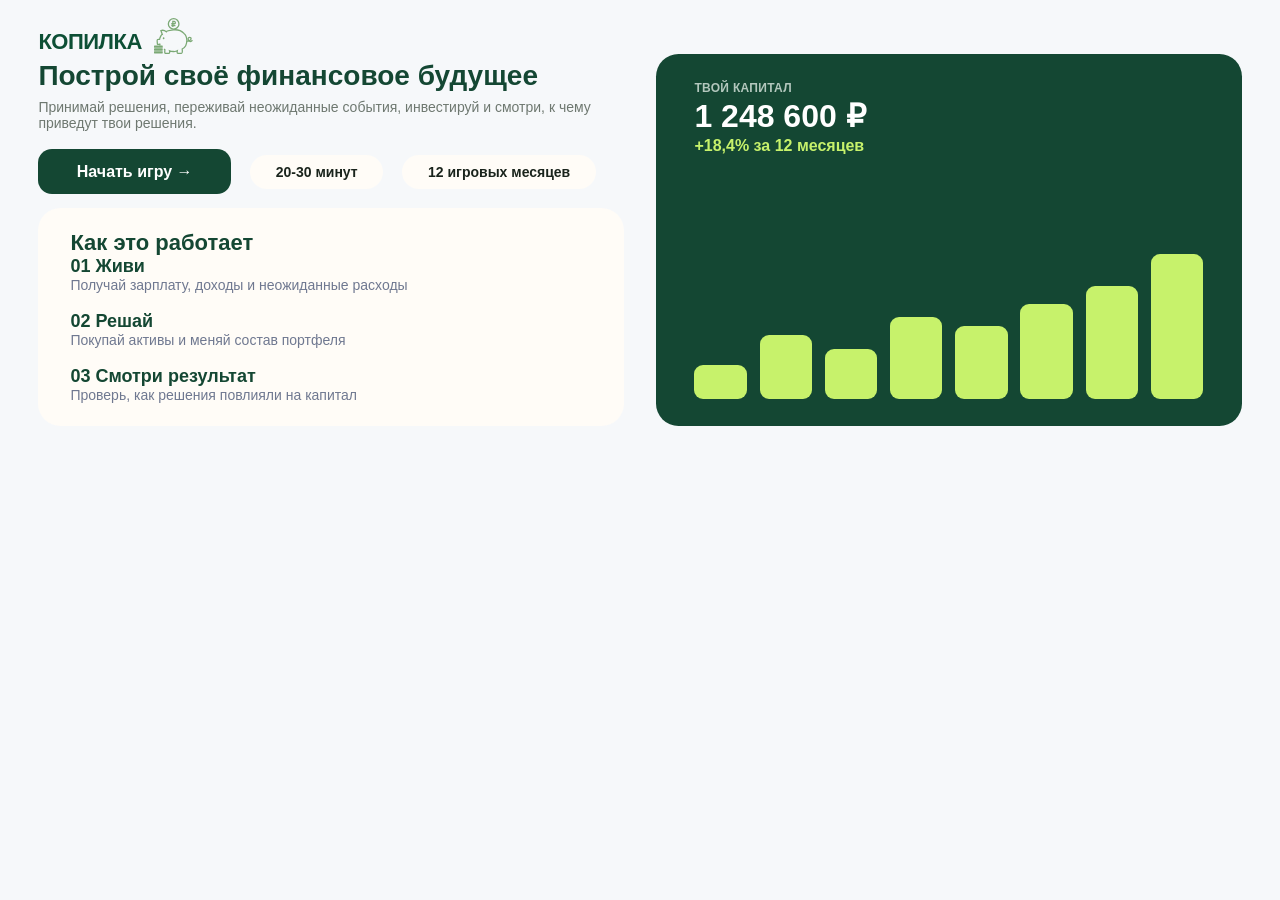
<file: index.html>
<!DOCTYPE html>
<html>
<head>
  <style>
    /* Базовые стили */
    * {
      margin: 0;
      padding: 0;
      box-sizing: border-box;
    }

    html,
    body {
      height: 100%;
      overflow: hidden;
      font-family: 'Inter', sans-serif;
      font-size: 100%;
      background: #F6F8FA;
    }

    body {
      display: flex;
      justify-content: center;
      align-items: center;
      font-size: 100%;
    }

    /* Основной контейнер */
    .page {
      width: 100%;
      max-width: 1440px;
      height: 100%;
      background: #F6F8FA;
      display: flex;
      flex-direction: row;
      overflow: hidden;
      position: relative;
    }

    /* Контентная область */
    .content {
      flex: 1;
      overflow-y: auto;
    }

    .content:has(#introduction.active),
    .content:has(#event.active) {
      overflow-y: hidden;
    }

    /* Все страницы-секции скрыты по умолчанию */
    .page-section {
      display: none;
      border-radius: 3vh;
      padding: clamp(8px, 2vh, 20px) clamp(16px, 3vw, 40px) clamp(8px, 2vh, 20px);
      animation: fadeIn 0.3s ease;
    }

    /* Делаем видимой ту, у которой есть класс .active */
    .page-section.active {
      display: flex;
      flex-direction: column;
      min-height: 100%
    }
    
    #introduction.page-section.active,
    #event.page-section.active {
      display: flex;
      flex-direction: column;
      padding: 0;
      min-height: 100%;
    }

    /* Анимация появления */
    @keyframes fadeIn {
      from {
        opacity: 0;
        transform: translateY(8px);
      }
      to {
        opacity: 1;
        transform: translateY(0);
      }
    }

    .header {
      display: flex;
      flex-wrap: wrap;
      align-items: center;
      justify-content: space-between;
      gap: clamp(6px, 1vh, 16px) clamp(10px, 1.5vw, 20px);
      flex-shrink: 0;
    }

    .header-left {
      display: flex;
      align-items: flex-end;
      gap: clamp(6px, 1vw, 12px);
      flex-wrap: wrap;
    }

    .header-left img {
      height: clamp(22px, 2.8vw, 36px);
      width: auto;
      display: block;
    }

    .kopilka-title {
      font-weight: 800;
      font-size: 137.5%;
      line-height: 1.1;
      color: #0D4F35;
      letter-spacing: -0.5px;
    }

    .nav-profile {
      background: #144733;
      border-radius: 29.5px;
      padding: clamp(8px, 1vh, 12px) clamp(20px, 2.5vw, 32px);
      font-weight: 600;
      font-size: 87.5%;
      color: #FFFFFF;
      text-decoration: none;
      transition: background 0.2s;
      white-space: nowrap;
    }
    .nav-profile:hover {
      background: #1f5f45;
    }

    .header-right {
      display: flex;
      align-items: center;
      gap: clamp(6px, 1vw, 12px);
      flex-wrap: wrap;
    }

    .back-btn {
      background: #FFFCF7;
      border-radius: 29.5px;
      padding: clamp(6px, 0.8vh, 12px) clamp(14px, 2vw, 28px);
      font-weight: 600;
      font-size: 87.5%;
      color: #1A241C;
      text-decoration: none;
      transition: background 0.2s;
      white-space: nowrap;
      box-shadow: 0 2px 8px rgba(0, 0, 0, 0.02);
    }
    .back-btn:hover {
      background: #f0ede6;
    }

    /* ── герой ── */
    .hero-row {
      display: flex;
      flex-wrap: wrap;
      align-items: flex-start;
      gap: clamp(10px, 2vw, 20px);
      flex-shrink: 0;
      margin: clamp(4px, 0.8vh, 12px) 0 clamp(8px, 1.5vh, 28px);
    }

    .hero-left {
      flex: 1;
      min-width: 200px;
    }

    .main-headline {
      font-weight: 800;
      font-size: 175%;
      line-height: 1.1;
      color: #144733;
    }

    .subhead {
      font-weight: 400;
      font-size: 87.5%;
      color: #6E7870;
      margin-top: clamp(6px, 0.8vh, 12px);
      max-width: 650px;
    }

    .hero-actions {
      display: flex;
      flex-wrap: wrap;
      align-items: center;
      gap: clamp(10px, 1.5vw, 20px);
      margin-top: clamp(16px, 2vh, 32px);
    }

    .kopilka-btn {
      background: #144733;
      border-radius: 14px;
      padding: clamp(12px, 1.5vh, 20px) clamp(28px, 3vw, 44px);
      border: none;
      font-weight: 600;
      font-size: 100%;
      color: #ffffff;
      cursor: pointer;
      transition: background 0.2s;
      white-space: nowrap;
    }
    .kopilka-btn:hover {
      background: #1a5a47;
    }
    .kopilka-btn[aria-pressed="true"] {
      background: #0d2e20; /* темнее */
    }

    .info-badge {
      background: #FFFCF7;
      border-radius: 30px;
      padding: clamp(8px, 1vh, 14px) clamp(16px, 2vw, 28px);
      font-weight: 600;
      font-size: 87.5%;
      color: #1A241C;
      white-space: nowrap;
    }

    /* ── основной контент (сетка) ── */
    .entrance-main-content {
      display: grid;
      grid-template-columns: 1fr 1fr;
      gap: clamp(16px, 2.5vw, 36px);
      min-height: 0;
    }

    /* ── левая колонка: "Как это работает" ── */
    .how-it-works {
      background: #FFFCF7;
      border-radius: clamp(20px, 2.5vh, 30px);
      padding: clamp(20px, 2.5vh, 40px) clamp(20px, 2.5vw, 40px);
      display: flex;
      flex-direction: column;
      overflow: hidden;
    }

    .how-it-works .title {
      font-weight: 800;
      font-size: 137.5%;
      color: #144733;
      flex-shrink: 0;
    }

    .steps {
      display: flex;
      flex-direction: column;
      gap: clamp(16px, 2vh, 28px);
      flex: 1;
      justify-content: center;
    }

    .step .step-title {
      font-weight: 700;
      font-size: 112.5%;
      color: #144733;
    }

    .step .step-desc {
      font-weight: 400;
      font-size: 87.5%;
      color: #6F7890;
    }

    /* ── правая колонка: капитал ── */
    .capital-card {
      background: #144733;
      border-radius: clamp(20px, 2.5vh, 36px);
      padding: clamp(24px, 3vh, 44px) clamp(24px, 3vw, 50px);
      display: flex;
      flex-direction: column;
      overflow: hidden;
    }

    .capital-card .label {
      font-weight: 600;
      font-size: 75%;
      color: #B3C7BD;
      letter-spacing: 0.3px;
    }

    .capital-card .amount {
      font-weight: 800;
      font-size: 200%;
      line-height: 1.1;
      color: #ffffff;
      margin-top: clamp(4px, 0.5vh, 10px);
    }

    .capital-card .growth {
      font-weight: 600;
      font-size: 100%;
      color: #C7F26B;
      margin-top: clamp(2px, 0.3vh, 8px);
    }

    .histogram {
      display: flex;
      align-items: flex-end;
      gap: clamp(6px, 1vw, 16px);
      padding-top: clamp(12px, 2vh, 28px);
      min-height: 80px;
      flex: 1;
    }

    .entrance-bar {
      flex: 1;
      background: #C7F26B;
      border-radius: 8.99px;
      min-height: 12px;
      transition: height 0.3s;
    }

    .entrance-bar--1 { height: 15%; }
    .entrance-bar--2 { height: 28%; }
    .entrance-bar--3 { height: 22%; }
    .entrance-bar--4 { height: 36%; }
    .entrance-bar--5 { height: 32%; }
    .entrance-bar--6 { height: 42%; }
    .entrance-bar--7 { height: 50%; }
    .entrance-bar--8 { height: 64%; }

    /* registration */

    /* ── шапка ── */
    .header {
      display: flex;
      flex-wrap: wrap;
      align-items: center;
      justify-content: space-between;
      gap: clamp(6px, 1vh, 16px) clamp(10px, 1.5vw, 20px);
      flex-shrink: 0;
    }

    .header-left {
      display: flex;
      align-items: flex-end;
      gap: clamp(6px, 1vw, 12px);
      flex-wrap: wrap;
    }

    .header-left img {
      height: clamp(22px, 2.8vw, 36px);
      width: auto;
      display: block;
    }

    .kopilka-title {
      font-weight: 800;
      font-size: 137.5%;
      line-height: 1.1;
      color: #0D4F35;
      letter-spacing: -0.5px;
    }

    .nav-profile {
      background: #144733;
      border-radius: 29.5px;
      padding: clamp(8px, 1vh, 12px) clamp(20px, 2.5vw, 32px);
      font-weight: 600;
      font-size: 87.5%;
      color: #FFFFFF;
      text-decoration: none;
      transition: background 0.2s;
      white-space: nowrap;
    }
    .nav-profile:hover {
      background: #1f5f45;
    }

    .header-right {
      display: flex;
      align-items: center;
      gap: clamp(6px, 1vw, 12px);
      flex-wrap: wrap;
    }

    .back-btn {
      background: #FFFCF7;
      border-radius: 29.5px;
      padding: clamp(6px, 0.8vh, 12px) clamp(14px, 2vw, 28px);
      font-weight: 600;
      font-size: 87.5%;
      color: #1A241C;
      text-decoration: none;
      transition: background 0.2s;
      white-space: nowrap;
      box-shadow: 0 2px 8px rgba(0, 0, 0, 0.02);
    }
    .back-btn:hover {
      background: #f0ede6;
    }

    .register-title {
      font-weight: 700;
      font-size: 175%;
      line-height: 1.1;
      color: #0B1638;
    }

    .register-subtitle {
      font-weight: 400;
      font-size: 87.5%;
      color: #6F7890;
      margin-top: clamp(4px, 0.5vh, 8px);
    }

    /* ── основная карточка регистрации ── */
    .registration-main-content {
      flex: 1;
      display: flex;
      justify-content: center;
      align-items: center;
      min-height: 0;
    }

    .register-card {
      width: 100%;
      max-width: 780px;
      background: #FFFFFF;
      border-radius: clamp(20px, 2.5vh, 28px);
      padding: clamp(30px, 4vh, 60px) clamp(30px, 4vw, 60px);
      display: flex;
      flex-direction: column;
      gap: clamp(16px, 2vh, 28px);
    }

    .input-label {
      font-weight: 600;
      font-size: 100%;
      color: #6F7890;
    }

    .input-field {
      width: 100%;
      height: clamp(52px, 6vh, 68px);
      background: #F5F7F2;
      border-radius: 14px;
      border: none;
      padding: 0 clamp(18px, 2vw, 25px);
      font-family: 'Inter', sans-serif;
      font-weight: 400;
      font-size: 112.5%;
      color: #18213A;
      outline: none;
      transition: border 0.2s, background 0.2s;
    }
    .input-field::placeholder {
      color: #18213A;
      opacity: 0.6;
    }
    .input-field:focus {
      border: 2px solid #144733;
      background: #FFFFFF;
    }

    .btn-continue {
      width: 100%;
      height: clamp(52px, 6vh, 68px);
      background: #144733;
      border-radius: 14px;
      border: none;
      font-family: 'Inter', sans-serif;
      font-weight: 700;
      font-size: 112.5%;
      color: #FFFFFF;
      cursor: pointer;
      transition: background 0.2s;
      display: flex;
      align-items: center;
      justify-content: center;
    }
    .btn-continue:hover {
      background: #1a5a47;
    }

    .input-hint {
      font-weight: 400;
      font-size: 87.5%;
      color: #6F7890;
      text-align: center;
    }

    /* portfolio */
    /* ── шапка ── */
    .header {
      display: flex;
      flex-wrap: wrap;
      align-items: center;
      justify-content: space-between;
      gap: clamp(6px, 1vh, 16px) clamp(10px, 1.5vw, 20px);
      flex-shrink: 0;
    }

    .header-left {
      display: flex;
      align-items: flex-end;
      gap: clamp(6px, 1vw, 12px);
      flex-wrap: wrap;
    }

    .header-left img {
      height: clamp(22px, 2.8vw, 36px);
      width: auto;
      display: block;
    }

    .kopilka-title {
      font-weight: 800;
      font-size: 137.5%;
      line-height: 1.1;
      color: #0D4F35;
      letter-spacing: -0.5px;
    }

    .nav-profile {
      background: #144733;
      border-radius: 29.5px;
      padding: clamp(8px, 1vh, 12px) clamp(20px, 2.5vw, 32px);
      font-weight: 600;
      font-size: 87.5%;
      color: #FFFFFF;
      text-decoration: none;
      transition: background 0.2s;
      white-space: nowrap;
    }
    .nav-profile:hover {
      background: #1f5f45;
    }

    .header-right {
      display: flex;
      align-items: center;
      gap: clamp(6px, 1vw, 12px);
      flex-wrap: wrap;
    }

    .back-btn {
      background: #FFFCF7;
      border-radius: 29.5px;
      padding: clamp(6px, 0.8vh, 12px) clamp(14px, 2vw, 28px);
      font-weight: 600;
      font-size: 87.5%;
      color: #1A241C;
      text-decoration: none;
      transition: background 0.2s;
      white-space: nowrap;
      box-shadow: 0 2px 8px rgba(0, 0, 0, 0.02);
    }
    .back-btn:hover {
      background: #f0ede6;
    }


    .day-badge {
      background: #C7F26B;
      border-radius: 28px;
      padding: clamp(4px, 0.6vh, 10px) clamp(16px, 2vw, 28px);
      font-weight: 600;
      font-size: 87.5%;
      color: #144733;
      white-space: nowrap;
    }

    .portfolio-title {
      font-weight: 800;
      font-size: 150%;
      line-height: 1.1;
      color: #144733;
    }

    /* ── левая колонка ── */
    .left-column {
      display: flex;
      flex-direction: column;
      min-height: 0;
    }

    /* ── карточки статистики ── */
    .stats-row {
      display: flex;
      flex-wrap: wrap;
      gap: clamp(12px, 1.5vw, 20px);
      flex-shrink: 0;
      margin-bottom: clamp(10px, 1.5vh, 20px);
    }

    .stat-card {
      background: #FFFCF7;
      border-radius: clamp(16px, 2vh, 22px);
      padding: clamp(16px, 2vh, 24px) clamp(20px, 2vw, 28px);
      min-width: clamp(140px, 15vw, 250px);
      flex: 0 1 auto;
    }
    .stat-card .label {
      font-weight: 400;
      font-size: 75%;
      color: #6E7870;
    }
    .stat-card .value {
      font-weight: 800;
      font-size: 125%;
      color: #144733;
      margin-top: clamp(6px, 0.8vh, 12px);
    }

    /* ── основной контент (сетка) ── */
    .portfolio-main-content {
      flex: 1;
      display: grid;
      grid-template-columns: 1fr 1fr;
      gap: clamp(16px, 2.5vw, 36px);
      min-height: 0;
    }

    /* ── левая колонка: таблица портфеля ── */
    .portfolio-table {
      background: #FFFFFF;
      border-radius: clamp(18px, 2.5vh, 26px);
      padding: clamp(20px, 2.5vh, 32px) clamp(20px, 2.5vw, 32px);
      display: flex;
      flex-direction: column;
      flex: 1;
      min-height: 0;
    }

    .table-title {
      font-weight: 800;
      font-size: 112.5%;
      color: #144733;
      flex-shrink: 0;
      margin-bottom: clamp(16px, 2vh, 28px);
    }

    .asset-list {
      flex: 1;
      overflow-y: auto;
      display: flex;
      flex-direction: column;
      gap: clamp(6px, 0.8vh, 12px);
      padding-right: 4px;
    }

    /* Стилизация скроллбара для asset-list */
    .asset-list::-webkit-scrollbar {
      width: 4px;
    }
    .asset-list::-webkit-scrollbar-track {
      background: #f0f0f0;
      border-radius: 4px;
    }
    .asset-list::-webkit-scrollbar-thumb {
      background: #C7F26B;
      border-radius: 4px;
    }

    .asset-row {
      display: flex;
      align-items: center;
      gap: clamp(8px, 1vw, 16px);
      min-height: clamp(32px, 4vh, 42px);
      flex-shrink: 0;
    }

    .asset-name {
      background: #FFFCF7;
      border-radius: 19px;
      padding: 0 clamp(12px, 1.2vw, 18px);
      height: clamp(30px, 3.5vh, 38px);
      display: flex;
      align-items: center;
      font-weight: 600;
      font-size: 68.75%;
      color: #1A241C;
      flex-shrink: 0;
      min-width: clamp(100px, 12vw, 180px);
    }
    .asset-name.inactive {
      color: #9EAA97;
    }

    .asset-value {
      font-weight: 600;
      font-size: 81.25%;
      color: #1A241C;
      flex-shrink: 0;
      min-width: clamp(70px, 8vw, 120px);
      text-align: right;
    }
    .asset-value.inactive {
      color: #9EAA97;
    }

    .asset-bar {
      flex: 1;
      height: clamp(10px, 1.2vh, 14px);
      background: #DEE3DB;
      border-radius: 7px;
      overflow: hidden;
      min-width: 60px;
    }
    .asset-bar .fill {
      height: 100%;
      border-radius: 7px;
      width: 0%;
    }

    .fill-green { background: #C7F26B; }
    .fill-dark { background: #144733; }
    .fill-mint { background: #7AA88C; }
    .fill-gold { background: #F2B84A; }
    .fill-sand { background: #D9BA6B; }
    .fill-blue { background: #6B71D9; }
    .fill-purple { background: #CF5FE0; }
    .fill-teal { background: #62B86C; }

    /* ── правая колонка ── */
    .right-panel {
      display: flex;
      flex-direction: column;
      gap: clamp(10px, 1.5vh, 18px);
      min-height: 0;
    }

    /* панель действий */
    .actions-panel {
      background: #144733;
      border-radius: clamp(18px, 2.5vh, 26px);
      padding: clamp(20px, 2.5vh, 32px) clamp(20px, 2.5vw, 32px);
      flex: 1;
      display: flex;
      flex-direction: column;
      min-height: 0;
    }

    .actions-title {
      font-weight: 800;
      font-size: 125%;
      color: #FFFFFF;
      flex-shrink: 0;
      margin-bottom: clamp(14px, 1.8vh, 24px);
    }

    .actions-list {
      flex: 1;
      display: flex;
      flex-direction: column;
      gap: clamp(10px, 1.2vh, 18px);
      overflow-y: auto;
      padding-right: 4px;
    }

    /* Стилизация скроллбара для actions-list */
    .actions-list::-webkit-scrollbar {
      width: 4px;
    }
    .actions-list::-webkit-scrollbar-track {
      background: rgba(255, 255, 255, 0.1);
      border-radius: 4px;
    }
    .actions-list::-webkit-scrollbar-thumb {
      background: #C7F26B;
      border-radius: 4px;
    }

    .action-item {
      background: #265C42;
      border-radius: 18px;
      padding: clamp(12px, 1.5vh, 18px) clamp(18px, 2vw, 24px);
      cursor: pointer;
      transition: background 0.2s;
      flex-shrink: 0;
    }
    .action-item:hover {
      background: #2f6d4f;
    }

    .action-item .title {
      font-weight: 600;
      font-size: 93.75%;
      color: #FFFFFF;
    }
    .action-item .desc {
      font-weight: 400;
      font-size: 68.75%;
      color: #B8C9BF;
      margin-top: clamp(2px, 0.3vh, 6px);
    }

    /* кнопка "Завершить месяц" */
    .btn-finish {
      background: #C7F26B;
      border-radius: 19px;
      border: none;
      padding: clamp(10px, 1.2vh, 14px) clamp(20px, 2.5vw, 32px);
      font-family: 'Inter', sans-serif;
      font-weight: 600;
      font-size: 100%;
      color: #144733;
      cursor: pointer;
      transition: background 0.2s;
      flex-shrink: 0;
      width: 100%;
    }
    .btn-finish:hover {
      background: #b8e35f;
    }


    /* trade */
        .header {
      display: flex;
      flex-wrap: wrap;
      align-items: center;
      justify-content: space-between;
      gap: clamp(6px, 1vh, 16px) clamp(10px, 1.5vw, 20px);
      flex-shrink: 0;
    }

    .header-left {
      display: flex;
      align-items: flex-end;
      gap: clamp(6px, 1vw, 12px);
      flex-wrap: wrap;
    }

    .header-left img {
      height: clamp(22px, 2.8vw, 36px);
      width: auto;
      display: block;
    }

    .kopilka-title {
      font-weight: 800;
      font-size: 137.5%;
      line-height: 1.1;
      color: #0D4F35;
      letter-spacing: -0.5px;
    }

    .nav-profile {
      background: #144733;
      border-radius: 29.5px;
      padding: clamp(8px, 1vh, 12px) clamp(20px, 2.5vw, 32px);
      font-weight: 600;
      font-size: 87.5%;
      color: #FFFFFF;
      text-decoration: none;
      transition: background 0.2s;
      white-space: nowrap;
    }
    .nav-profile:hover {
      background: #1f5f45;
    }

    .header-right {
      display: flex;
      align-items: center;
      gap: clamp(6px, 1vw, 12px);
      flex-wrap: wrap;
    }

    .back-btn {
      background: #FFFCF7;
      border-radius: 29.5px;
      padding: clamp(6px, 0.8vh, 12px) clamp(14px, 2vw, 28px);
      font-weight: 600;
      font-size: 87.5%;
      color: #1A241C;
      text-decoration: none;
      transition: background 0.2s;
      white-space: nowrap;
      box-shadow: 0 2px 8px rgba(0, 0, 0, 0.02);
    }
    .back-btn:hover {
      background: #f0ede6;
    }

    .main-title {
      font-weight: 800;
      font-size: 137.5%;
      line-height: 1.1;
      color: #144733;
    }

    .sub-title {
      font-weight: 400;
      font-size: 87.5%;
      color: #6E7870;
    }

    /* ── основной контент (сетка) ── */
    .trade-main-content {
      flex: 1;
      display: flex;
      flex-direction: column;
      min-height: 0;
      gap: clamp(8px, 1.2vh, 18px);
    }

    .content-grid {
      display: grid;
      grid-template-columns: 1fr 1fr;
      gap: clamp(12px, 2vw, 28px);
      flex: 1;
      min-height: 0;
    }

    /* ── левая панель (выбор актива) ── */
    .assets-panel {
      background: #FFFFFF;
      border: 1px solid #D1EDD6;
      border-radius: clamp(16px, 2vh, 24px);
      padding: clamp(14px, 2vh, 28px) clamp(16px, 2vw, 28px);
      display: flex;
      flex-direction: column;
      overflow: hidden;
    }

    .assets-title {
      font-weight: 700;
      font-size: 112.5%;
      color: #0D4F35;
      flex-shrink: 0;
    }

    .assets-sub {
      font-weight: 400;
      font-size: 75%;
      color: #4D6E57;
      margin-bottom: clamp(8px, 1.2vh, 18px);
      flex-shrink: 0;
    }

    .asset-grid {
      display: grid;
      grid-template-columns: 1fr 1fr;
      gap: clamp(8px, 1vh, 14px);
      flex: 1;
      align-content: start;
    }

    .asset-card {
      border-radius: 18px;
      padding: clamp(12px, 1.4vh, 20px) clamp(14px, 1.6vw, 20px);
      cursor: pointer;
      transition: all 0.2s;
      position: relative;
      border: 1px solid transparent;
      min-height: clamp(60px, 7vh, 110px);
      display: flex;
      flex-direction: column;
      justify-content: center;
      background: rgba(240, 250, 237);
    }
    .asset-card.active {
      background: #D1EDD6;
      border-color: #4AA670;
    }
    .asset-card.inactive {
      background: rgba(240, 250, 237, 0.2);
      border-color: transparent;
    }
    .asset-card.inactive:hover {
      background: rgba(240, 250, 237, 0.5);
    }

    .asset-card .name {
      font-weight: 700;
      font-size: 87.5%;
      color: #0D4F35;
    }
    .asset-card .name.faded {
      color: rgba(13, 79, 53, 0.2);
    }
    .asset-card .desc {
      font-weight: 400;
      font-size: 68.75%;
      color: #4D6E57;
      margin-top: 2px;
    }
    .asset-card .desc.faded {
      color: rgba(77, 110, 87, 0.2);
    }
    .asset-card .arrow {
      position: absolute;
      right: clamp(12px, 1.2vw, 20px);
      top: 50%;
      transform: translateY(-50%);
      font-weight: 700;
      font-size: 100%;
      color: #4AA670;
    }
    .asset-card .arrow.faded {
      color: rgba(74, 166, 112, 0.2);
    }

    /* ── правая панель (детали) ── */
    .right-panel {
      display: flex;
      flex-direction: column;
      gap: clamp(8px, 1.2vh, 18px);
      min-height: 0;
    }

    /* карточка выбора (облигации, акции, ПИФ) */
    .selection-card {
      background: #0D4F35;
      border-radius: clamp(16px, 2vh, 24px);
      padding: clamp(14px, 2vh, 28px) clamp(16px, 2vw, 28px);
      flex-shrink: 0;
      display: none;
    }
    .selection-card.visible {
      display: block;
    }

    .selection-card .title {
      font-weight: 700;
      font-size: 112.5%;
      color: #FFFFFF;
    }
    .selection-card .sub {
      font-weight: 600;
      font-size: 75%;
      color: #D1EDD6;
      margin: 4px 0 clamp(8px, 1vh, 14px);
    }

    .selection-item {
      width: 100%;
      height: clamp(38px, 4vh, 46px);
      border-radius: 14px;
      display: flex;
      align-items: center;
      justify-content: space-between;
      padding: 0 clamp(12px, 1.2vw, 18px);
      margin-bottom: 6px;
      cursor: pointer;
      transition: background 0.2s;
    }
    .selection-item.active {
      background: #C7F26B;
    }
    .selection-item.inactive {
      background: #175E40;
    }
    .selection-item.inactive:hover {
      background: #1f7a54;
    }

    .selection-item .name {
      font-weight: 700;
      font-size: 81.25%;
    }
    .selection-item.active .name {
      color: #0D4F35;
    }
    .selection-item.inactive .name {
      color: #FFFFFF;
    }

    .selection-item .price {
      font-weight: 600;
      font-size: 68.75%;
    }
    .selection-item.active .price {
      color: #0D4F35;
    }
    .selection-item.inactive .price {
      color: #D1EDD6;
    }

    /* карточка информации (счёт, валюта, золото) */
    .asset-info-card {
      background: #0D4F35;
      border-radius: clamp(16px, 2vh, 24px);
      padding: clamp(14px, 2vh, 24px) clamp(16px, 2vw, 28px);
      flex-shrink: 0;
      display: none;
    }
    .asset-info-card.visible {
      display: block;
    }

    .asset-info-card .title {
      font-weight: 700;
      font-size: 112.5%;
      color: #FFFFFF;
    }

    .asset-info-card .info-row {
      width: 100%;
      height: clamp(38px, 4vh, 46px);
      background: #C7F26B;
      border-radius: 14px;
      display: flex;
      align-items: center;
      justify-content: space-between;
      padding: 0 clamp(12px, 1.2vw, 18px);
      margin-top: clamp(6px, 0.8vh, 12px);
    }
    .asset-info-card .info-row .label {
      font-weight: 700;
      font-size: 81.25%;
      color: #0D4F35;
    }
    .asset-info-card .info-row .value {
      font-weight: 600;
      font-size: 75%;
      color: #0D4F35;
    }

    /* панель сделки */
    .deal-panel {
      background: #FFFFFF;
      border: 1px solid #D1EDD6;
      border-radius: clamp(16px, 2vh, 24px);
      padding: clamp(14px, 2vh, 28px) clamp(16px, 2vw, 28px);
      flex: 1;
      display: flex;
      flex-direction: column;
      min-height: 0;
      overflow: hidden;
    }

    .deal-title {
      font-weight: 700;
      font-size: 112.5%;
      color: #0D4F35;
      flex-shrink: 0;
    }

    .deal-label {
      font-weight: 600;
      font-size: 68.75%;
      color: #4D6E57;
      margin-top: clamp(4px, 0.5vh, 8px);
      flex-shrink: 0;
    }

    .deal-asset-name {
      font-weight: 700;
      font-size: 112.5%;
      color: #0D4F35;
      flex-shrink: 0;
      margin-bottom: clamp(4px, 0.5vh, 8px);
    }

    .deal-row {
      display: flex;
      align-items: flex-end;
      justify-content: space-between;
      gap: clamp(8px, 1vw, 16px);
      flex-shrink: 0;
      flex-wrap: wrap;
      margin-bottom: clamp(4px, 0.5vh, 8px);
    }

    .deal-left {
      display: flex;
      flex-direction: column;
      flex: 1;
      min-width: 140px;
    }
    .deal-left .label {
      font-weight: 600;
      font-size: 68.75%;
      color: #4D6E57;
      margin-bottom: 4px;
    }

    .deal-input-wrapper {
      display: flex;
      align-items: center;
      flex-wrap: wrap;
      gap: 4px;
    }
    .deal-input {
      height: clamp(40px, 4.5vh, 52px);
      background: #F0FAED;
      border: 1px solid #D1EDD6;
      border-radius: 14px;
      padding: 0 clamp(10px, 1vw, 16px);
      font-family: 'Inter', sans-serif;
      font-weight: 700;
      font-size: 100%;
      color: #0D4F35;
      outline: none;
      width: clamp(120px, 12vw, 190px);
      flex-shrink: 0;
    }
    .deal-input:focus {
      border-color: #4AA670;
    }
    .deal-input-unit {
      font-weight: 400;
      font-size: 81.25%;
      color: #4D6E57;
    }

    .deal-right {
      text-align: right;
      flex-shrink: 0;
    }
    .deal-right .label {
      font-weight: 600;
      font-size: 68.75%;
      color: #4D6E57;
    }
    .deal-right .amount {
      font-weight: 800;
      font-size: 125%;
      color: #0D4F35;
    }

    .deal-buttons {
      display: flex;
      gap: clamp(8px, 1vw, 12px);
      flex-shrink: 0;
      flex-wrap: wrap;
      margin-top: clamp(4px, 0.5vh, 8px);
    }

    .btn-buy {
        flex: 1;
        min-width: 100px;
        height: clamp(44px, 5vh, 55px);
        background: #0D4F35;
        border-radius: 17px;
        border: none;
        font-weight: 700;
        font-size: 100%;
        color: #FFFFFF;
        cursor: pointer;
        /* Плавный возврат в исходное состояние */
        transition: background 0.2s, transform 0.15s ease-out; 
        will-change: transform;
    }
    .btn-buy:hover {
        background: #1a6a4a;
    }
    .btn-buy:active {
        background: #0a3d29;
        /* Кнопка сжимается при клике благодаря transition */
        transform: scale(0.94); 
    }
    .btn-buy:disabled {
        background: #9aa8a2;
        cursor: not-allowed;
        transform: none; /* Отменяем эффект для заблокированной кнопки */
    }
    /* ====== Анимация «отказа» ====== */
    .btn-buy.shake {
        animation: shake 0.5s ease-in-out;
    }
    @keyframes shake {
        0%   { transform: translateX(0)    rotate(0); }
        15%  { transform: translateX(-8px) rotate(-2deg); }
        30%  { transform: translateX(8px)  rotate(2deg); }
        45%  { transform: translateX(-8px) rotate(-2deg); }
        60%  { transform: translateX(8px)  rotate(2deg); }
        80%  { transform: translateX(-4px) rotate(-1deg); }
        100% { transform: translateX(0)    rotate(0); }
    }
    /* ====== Уведомление ====== */
    .toast {
        position: fixed;
        left: 50%;
        /* 1. Переносим наверх (с отступом 30px от верхнего края экрана) */
        top: 30px; 
        
        /* 2. Изменяем начальное смещение: теперь при появлении тост будет плавно опускаться сверху вниз (из -20px в 0) */
        transform: translateX(-50%) translateY(-20px);
        
        background: #222;
        color: #fff;
        padding: 0.85em 1.4em; /* Использование em здесь позволит внутренним отступам пропорционально масштабироваться вместе со шрифтом */
        border-radius: 12px;
        
        /* 3. Размер шрифта теперь на 100% зависит от размера шрифта родителя */
        font-size: 1em; 
        
        opacity: 0;
        pointer-events: none;
        transition: opacity 0.3s, transform 0.3s;
        z-index: 1000;
    }

    .toast.show {
        opacity: 1;
        /* Возвращаем в исходную точку */
        transform: translateX(-50%) translateY(0);
    }

    .toast.error {
        background: #c0392b;
    }

    .toast.success {
        background: #0D4F35;
    }

    .btn-sell {
      flex: 1;
      min-width: 100px;
      height: clamp(44px, 5vh, 55px);
      background: #E0F2E0;
      border: 1px solid #4AA670;
      border-radius: 17px;
      font-weight: 700;
      font-size: 100%;
      color: #0D4F35;
      cursor: pointer;
      transition: background 0.2s;
    }
    .btn-sell:hover {
      background: #c8e8c8;
    }

    .deal-available {
      font-weight: 400;
      font-size: 150%;
      color: #4D6E57;
      margin-top: clamp(6px, 0.8vh, 14px);
      flex-shrink: 0;
    }

    /* ── переключатель Купить/Продать ── */
    .toggle-switch {
      display: flex;
      background: #FFFFFF;
      border: 1px solid #D1EDD6;
      border-radius: 22px;
      padding: 4px;
      flex-shrink: 0;
      width: 100%;
      max-width: 440px;
      cursor: pointer;
    }
    .toggle-switch .option {
      flex: 1;
      height: clamp(40px, 4.5vh, 50px);
      border-radius: 18px;
      display: flex;
      align-items: center;
      justify-content: center;
      font-weight: 700;
      font-size: 100%;
      transition: all 0.3s;
      cursor: pointer;
      user-select: none;
    }
    .toggle-switch .option.active {
      background: #0D4F35;
      color: #FFFFFF;
    }
    .toggle-switch .option.inactive {
      background: transparent;
      color: #0D4F35;
    }
    .toggle-switch .option.inactive:hover {
      background: #f0f5ee;
    }

    /* teaching */
    .header {
      display: flex;
      flex-wrap: wrap;
      align-items: center;
      justify-content: space-between;
      gap: clamp(6px, 1vh, 16px) clamp(10px, 1.5vw, 20px);
      flex-shrink: 0;
    }

    .header-left {
      display: flex;
      align-items: flex-end;
      gap: clamp(6px, 1vw, 12px);
      flex-wrap: wrap;
    }

    .header-left img {
      height: clamp(22px, 2.8vw, 36px);
      width: auto;
      display: block;
    }

    .kopilka-title {
      font-weight: 800;
      font-size: 137.5%;
      line-height: 1.1;
      color: #0D4F35;
      letter-spacing: -0.5px;
    }

    .nav-profile {
      background: #144733;
      border-radius: 29.5px;
      padding: 12px 32px;
      font-weight: 600;
      font-size: 125%;
      color: #FFFFFF;
      text-decoration: none;
      transition: background 0.2s;
      white-space: nowrap;
    }
    .nav-profile:hover {
      background: #1f5f45;
    }

    .header-right {
      display: flex;
      align-items: center;
      gap: clamp(6px, 1vw, 12px);
      flex-wrap: wrap;
    }

    .back-btn {
      background: #FFFCF7;
      border-radius: 29.5px;
      padding: clamp(6px, 0.8vh, 12px) clamp(14px, 2vw, 28px);
      font-weight: 600;
      font-size: 87.5%;
      color: #1A241C;
      text-decoration: none;
      transition: background 0.2s;
      white-space: nowrap;
      box-shadow: 0 2px 8px rgba(0, 0, 0, 0.02);
    }
    .back-btn:hover {
      background: #f0ede6;
    }

    .main-title {
      font-weight: 800;
      font-size: 137.5%;
      line-height: 1.1;
      color: #144733;
    }

    .sub-title {
      font-weight: 400;
      font-size: 87.5%;
      color: #6E7870;
    }

    .example-trigger {
      display: flex;
      align-items: center;
      gap: clamp(6px, 1vw, 12px);
      flex-shrink: 0;
      position: relative;
    }

    .question-circle {
      width: clamp(38px, 4vw, 58px);
      height: clamp(38px, 4vw, 58px);
      background: #C7F26B;
      border-radius: 50%;
      display: inline-flex;
      align-items: center;
      justify-content: center;
      cursor: pointer;
      transition: transform 0.2s;
      font-weight: 800;
      font-size: 125%;
      color: #144733;
      box-shadow: 0 4px 12px rgba(199, 242, 107, 0.3);
      flex-shrink: 0;
      position: relative;
      z-index: 2;
    }
    .question-circle:hover {
      transform: scale(1.2);
    }

    .hint-message {
      visibility: hidden;
      opacity: 0;
      transition: opacity 0.3s ease, visibility 0.3s ease;
      position: absolute;
      left: calc(100% + 12px);
      top: 50%;
      transform: translateY(-50%);
      background: #1a1a2e;
      color: #fff;
      padding: 6px 14px;
      border-radius: 10px;
      font-size: 75%;
      white-space: nowrap;
      box-shadow: 0 4px 20px rgba(0, 0, 0, 0.25);
      z-index: 2;
    }
    .hint-message::before {
      content: '';
      position: absolute;
      top: 50%;
      left: -8px;
      transform: translateY(-50%);
      border: 8px solid transparent;
      border-right-color: #1a1a2e;
    }
    .question-circle:hover+.hint-message,
    .question-circle:focus+.hint-message,
    .example-trigger:hover .hint-message {
      visibility: visible;
      opacity: 1;
    }

    /* ── основной контент ── */
    .teaching-main-content {
      flex: 1;
      display: flex;
      flex-direction: column;
      min-height: 0;
      transition: filter 0.4s ease, opacity 0.4s ease;
      position: relative;
      z-index: 1;
    }

    /* ── оверлей ── */
    .example-overlay {
      display: none;
      position: fixed;
      top: 0;
      left: 0;
      width: 100%;
      height: 100%;
      z-index: 1000;
      justify-content: center;
      align-items: center;
      padding: 20px;
      pointer-events: none;
    }
    .example-overlay.visible {
      display: flex;
    }
    .example-overlay .overlay-content {
      background: #D0E3BE;
      border-radius: clamp(20px, 3vh, 35px);
      padding: clamp(20px, 3vh, 40px) clamp(24px, 4vw, 50px);
      max-width: 780px;
      width: 100%;
      box-shadow: 0 30px 80px rgba(0, 0, 0, 0.4);
      position: relative;
      animation: overlaySlideIn 0.4s ease;
      pointer-events: auto;
      max-height: 90vh;
      overflow-y: auto;
    }
    .example-overlay:not(.visible) {
      pointer-events: none;
    }

    @keyframes overlaySlideIn {
      from {
        opacity: 0;
        transform: scale(0.95) translateY(20px);
      }
      to {
        opacity: 1;
        transform: scale(1) translateY(0);
      }
    }

    .example-overlay .close-btn {
      position: absolute;
      right: clamp(16px, 2vw, 24px);
      top: clamp(10px, 1.5vh, 16px);
      font-size: 175%;
      font-weight: 700;
      color: #144733;
      cursor: pointer;
      background: none;
      border: none;
      line-height: 1;
      transition: transform 0.2s;
      z-index: 10;
    }
    .example-overlay .close-btn:hover {
      transform: rotate(90deg);
    }

    .example-overlay .icon-badge {
      display: flex;
      align-items: center;
      gap: 12px;
      margin-bottom: 8px;
    }
    .example-overlay .icon {
      display: inline-flex;
      align-items: center;
      justify-content: center;
      width: clamp(36px, 4vw, 48px);
      height: clamp(36px, 4vw, 48px);
      background: #C7F26B;
      border-radius: 50%;
      font-weight: 800;
      font-size: 137.5%;
      color: #144733;
    }
    .example-overlay .badge {
      background: #144733;
      color: #FFFEFA;
      font-weight: 600;
      font-size: 100%;
      padding: 2px 20px;
      border-radius: 30px;
    }
    .example-overlay .title {
      font-weight: 800;
      font-size: 150%;
      color: #144733;
      margin: 8px 0 6px;
    }
    .example-overlay .desc {
      font-weight: 400;
      font-size: 93.75%;
      line-height: 1.5;
      color: #1A241C;
      text-align: justify;
    }
    .example-overlay .desc code {
      background: rgba(0, 0, 0, 0.05);
      padding: 2px 8px;
      border-radius: 6px;
      font-size: 87.5%;
    }

    /* ── карточка контента ── */
    .content-card {
      background: #FFFEFA;
      border-radius: clamp(16px, 2vh, 28px);
      padding: clamp(14px, 2vh, 32px) clamp(16px, 2.5vw, 34px) clamp(14px, 2vh, 28px);
      box-shadow: 0 8px 24px rgba(0, 0, 0, 0.02);
      flex: 1;
      min-height: 0;
      overflow: hidden;
      transition: filter 0.4s ease, opacity 0.4s ease, height 0.35s ease;
      display: flex;
      flex-direction: column;
    }

    .content-card.blurred {
      filter: blur(6px) brightness(0.7);
      opacity: 0.6;
      pointer-events: none;
      user-select: none;
    }

    .asset-content {
      display: none;
      flex-direction: column;
      gap: clamp(12px, 1.5vh, 24px);
      height: 100%;
      overflow-y: auto;
    }
    .asset-content.active {
      display: flex;
    }

    .asset-grid {
      display: grid;
      grid-template-columns: 1fr 1fr;
      gap: clamp(16px, 2vw, 30px);
      flex: 1;
    }

    .left-column,
    .right-column {
      display: flex;
      flex-direction: column;
      gap: clamp(10px, 1.2vh, 20px);
    }

    .risk-badge {
      width: 100%;
      border-radius: 31.5px;
      padding: clamp(6px, 0.8vh, 14px) clamp(12px, 1.5vw, 20px);
      font-weight: 600;
      font-size: 87.5%;
      line-height: 1.2;
      color: #1A241C;
      text-align: center;
      flex-shrink: 0;
    }
    .risk-badge--low {
      background: #C3FFC5;
    }
    .risk-badge--medium {
      background: #FFBF66;
    }
    .risk-badge--high {
      background: #FF9494;
    }

    .what-section {
      padding: clamp(10px, 1.2vh, 20px) clamp(14px, 1.8vw, 24px);
      border-radius: clamp(16px, 2vh, 25px);
      background: #f8faf9;
      flex-shrink: 0;
    }
    .what-section .title {
      font-weight: 800;
      font-size: 112.5%;
      color: #144733;
      margin-bottom: 2px;
    }
    .what-section .sub {
      font-weight: 600;
      font-size: 87.5%;
      color: #1A241C;
      margin-bottom: 4px;
    }
    .what-section .desc {
      font-weight: 400;
      font-size: 81.25%;
      line-height: 1.4;
      color: #1A241C;
    }

    .risk-note {
      background: #FEF6E5;
      border-radius: clamp(16px, 2vh, 25px);
      padding: clamp(10px, 1.2vh, 20px) clamp(14px, 1.8vw, 24px);
      flex-shrink: 0;
    }
    .risk-note .title {
      font-weight: 600;
      font-size: 100%;
      color: #144733;
      margin-bottom: 2px;
    }
    .risk-note .desc {
      font-weight: 400;
      font-size: 81.25%;
      line-height: 1.4;
      color: #1A241C;
    }

    .income-section {
      background: #F0F6F1;
      border-radius: clamp(16px, 2vh, 25px);
      padding: clamp(10px, 1.2vh, 20px) clamp(14px, 1.8vw, 24px);
      flex-shrink: 0;
    }
    .income-section .title {
      font-weight: 800;
      font-size: 112.5%;
      color: #144733;
      margin-bottom: clamp(6px, 0.8vh, 14px);
    }
    .income-item {
      margin-bottom: clamp(4px, 0.5vh, 12px);
    }
    .income-item:last-child {
      margin-bottom: 0;
    }
    .income-item .label {
      font-weight: 600;
      font-size: 93.75%;
      color: #144733;
    }
    .income-item .desc {
      font-weight: 400;
      font-size: 75%;
      color: #6E7870;
      line-height: 1.3;
    }

    .investor-tips {
      background: #F5FBFF;
      border-radius: clamp(16px, 2vh, 25px);
      padding: clamp(10px, 1.2vh, 20px) clamp(14px, 1.8vw, 24px);
      flex-shrink: 0;
    }
    .investor-tips .title {
      font-weight: 800;
      font-size: 100%;
      color: #144733;
      margin-bottom: clamp(4px, 0.5vh, 10px);
    }
    .investor-tips .item .label {
      font-weight: 600;
      font-size: 81.25%;
      color: #144733;
    }
    .investor-tips .item .desc {
      font-weight: 400;
      font-size: 68.75%;
      color: #6E7870;
      line-height: 1.3;
    }

    /* ── пагинация ── */
    .pagination-wrap {
      display: flex;
      align-items: center;
      justify-content: space-between;
      gap: clamp(8px, 1vw, 14px);
      flex-shrink: 0;
      padding-top: clamp(4px, 0.5vh, 8px);
    }

    .nav-arrow {
      font-weight: 400;
      font-size: 225%;
      line-height: 1;
      color: #144733;
      cursor: pointer;
      user-select: none;
      transition: opacity 0.2s;
      padding: 0 4px;
      flex-shrink: 0;
    }
    .nav-arrow:hover {
      opacity: 0.6;
    }

    .pagination-center {
      display: flex;
      flex-direction: column;
      align-items: center;
      flex: 1;
      min-width: 0;
    }

    .pagination {
      display: flex;
      align-items: center;
      gap: clamp(4px, 0.6vw, 8px);
      flex-wrap: wrap;
      justify-content: center;
    }
    .pagination .dot {
      width: clamp(8px, 0.8vw, 10px);
      height: clamp(8px, 0.8vw, 10px);
      border-radius: 50%;
      background: #C7D1C9;
      cursor: pointer;
      transition: background 0.2s;
      flex-shrink: 0;
    }
    .pagination .dot.active {
      background: #144733;
    }
    .pagination .dot.unavailable {
      cursor: auto;
    }
    .pagination .counter {
      font-weight: 600;
      font-size: 62.5%;
      color: #6E7870;
      margin-top: 2px;
      text-align: center;
    }

    /* results */
    .header {
      display: flex;
      flex-wrap: wrap;
      align-items: center;
      justify-content: space-between;
      gap: clamp(6px, 1vh, 16px) clamp(10px, 1.5vw, 20px);
      flex-shrink: 0;
    }

    .header-left {
      display: flex;
      align-items: flex-end;
      gap: clamp(6px, 1vw, 12px);
      flex-wrap: wrap;
    }

    .header-left img {
      height: clamp(22px, 2.8vw, 36px);
      width: auto;
      display: block;
    }

    .kopilka-title {
      font-weight: 800;
      font-size: 137.5%;
      line-height: 1.1;
      color: #0D4F35;
      letter-spacing: -0.5px;
    }

    .nav-profile {
      background: #144733;
      border-radius: 29.5px;
      padding: clamp(8px, 1vh, 12px) clamp(20px, 2.5vw, 32px);
      font-weight: 600;
      font-size: 87.5%;
      color: #FFFFFF;
      text-decoration: none;
      transition: background 0.2s;
      white-space: nowrap;
    }
    .nav-profile:hover {
      background: #1f5f45;
    }

    .header-right {
      display: flex;
      align-items: center;
      gap: clamp(6px, 1vw, 12px);
      flex-wrap: wrap;
    }

    .back-btn {
      background: #FFFCF7;
      border-radius: 29.5px;
      padding: clamp(6px, 0.8vh, 12px) clamp(14px, 2vw, 28px);
      font-weight: 600;
      font-size: 87.5%;
      color: #1A241C;
      text-decoration: none;
      transition: background 0.2s;
      white-space: nowrap;
      box-shadow: 0 2px 8px rgba(0, 0, 0, 0.02);
    }
    .back-btn:hover {
      background: #f0ede6;
    }

    .main-title {
      font-weight: 800;
      font-size: 175%;
      line-height: 1.1;
      color: #0D4F35;
    }

    .sub-title {
      font-weight: 400;
      font-size: 87.5%;
      color: #4D6E57;
      margin-top: clamp(2px, 0.3vh, 6px);
    }

    .months-badge {
      display: inline-block;
      background: #D1EDD6;
      border-radius: 19px;
      padding: clamp(4px, 0.5vh, 8px) clamp(14px, 1.5vw, 20px);
      font-weight: 600;
      font-size: 75%;
      color: #0D4F35;
      margin-top: clamp(6px, 0.8vh, 12px);
    }

    /* ── основное содержимое (скролл внутри) ── */
    .results-main-content {
      flex: 1;
      display: flex;
      flex-direction: column;
      gap: clamp(10px, 1.5vh, 20px);
      min-height: 0;
      overflow-y: auto;
      padding-right: clamp(2px, 0.3vw, 6px);
    }

    /* ── карточка капитала ── */
    .results-capital-card {
      background: #0D4F35;
      border-radius: clamp(20px, 2.5vh, 28px);
      padding: clamp(20px, 2.5vh, 30px) clamp(24px, 3vw, 36px);
      display: flex;
      flex-wrap: wrap;
      align-items: center;
      justify-content: space-between;
      gap: clamp(12px, 2vw, 30px);
      flex-shrink: 0;
    }

    .capital-left .label {
      font-weight: 600;
      font-size: 75%;
      color: #D1EDD6;
    }
    .capital-left .amount {
      font-weight: 800;
      font-size: 175%;
      line-height: 1.1;
      color: #FFFFFF;
      margin-top: 2px;
    }

    .capital-center .growth {
      font-weight: 800;
      font-size: 137.5%;
      color: #C7F26B;
    }
    .capital-center .percent {
      font-weight: 600;
      font-size: 87.5%;
      color: #C7F26B;
    }

    .capital-right .start {
      font-weight: 400;
      font-size: 81.25%;
      color: #D1EDD6;
    }
    .capital-right .growth-label {
      font-weight: 400;
      font-size: 75%;
      color: #D1EDD6;
      margin-top: 2px;
    }
    .capital-right .growth-amount {
      font-weight: 700;
      font-size: 112.5%;
      color: #FFFFFF;
    }

    /* ── сетка результатов ── */
    .results-grid {
      display: grid;
      grid-template-columns: 1fr 1fr;
      gap: clamp(12px, 2vw, 24px);
      flex: 1;
      min-height: 0;
    }

    .results-title {
      font-weight: 800;
      font-size: 125%;
      color: #0D4F35;
      flex-shrink: 0;
    }

    .stats-grid {
      display: grid;
      grid-template-columns: 1fr 1fr 1fr 1fr;
      gap: clamp(8px, 1vw, 14px);
      flex-shrink: 0;
    }

    .stat-card {
      background: #FFFFFF;
      border: 1px solid #D1EDD6;
      border-radius: clamp(14px, 1.8vh, 20px);
      padding: clamp(12px, 1.5vh, 20px) clamp(14px, 1.5vw, 20px);
    }
    .stat-card .label {
      font-weight: 600;
      font-size: 68.75%;
      color: #4D6E57;
    }
    .stat-card .value {
      font-weight: 800;
      font-size: 112.5%;
      color: #0D4F35;
      margin-top: 2px;
    }

    /* ── структура активов ── */
    .structure-panel {
      background: #FFFFFF;
      border: 1px solid #D1EDD6;
      border-radius: clamp(16px, 2vh, 22px);
      padding: clamp(16px, 2vh, 26px) clamp(18px, 2vw, 26px);
      flex: 1;
      display: flex;
      flex-direction: column;
      min-height: 0;
    }

    .structure-title {
      font-weight: 700;
      font-size: 100%;
      color: #0D4F35;
      flex-shrink: 0;
      margin-bottom: clamp(8px, 1vh, 14px);
    }

    .bars {
      display: flex;
      height: clamp(16px, 2vh, 24px);
      margin-bottom: clamp(12px, 1.5vh, 26px);
      flex-shrink: 0;
    }
    .bar {
      height: 100%;
      border-radius: 0;
      flex-shrink: 0;
      position: relative;
      overflow: hidden;
    }

    /* Ensure bars respect explicit widths instead of flex-growing equally */
    .bars .bar { flex: 0 0 auto; }
    .bar:first-child { border-radius: 4px 0 0 4px; }
    .bar:last-child { border-radius: 0 4px 4px 0; }

    .bar--1 { width: 12%; background: #4AA670; }
    .bar--2 { width: 24%; background: #0D4F35; }
    .bar--3 { width: 18%; background: #C7F26B; }
    .bar--4 { width: 8%; background: #6BB885; }
    .bar--5 { width: 22%; background: #94CC8F; }
    .bar--6 { width: 6%; background: #5C8F66; }
    .bar--7 { width: 5%; background: #ABDBA1; }
    .bar--8 { width: 5%; background: #40734F; }

    .bar .bar-label {
      position: absolute;
      inset: 0;
      display: flex;
      align-items: center;
      justify-content: center;
      font-size: 12px;
      font-weight: 700;
      color: #ffffff;
      text-shadow: 0 1px 0 rgba(0,0,0,0.25);
      pointer-events: none;
    }

    .structure-legend {
      display: grid;
      grid-template-columns: 1fr 1fr;
      gap: clamp(4px, 0.5vh, 10px) clamp(12px, 1.5vw, 20px);
      flex: 1;
      align-content: start;
    }

    .legend-item {
      display: flex;
      align-items: center;
      gap: clamp(4px, 0.5vw, 8px);
    }
    .legend-item .dot {
      width: clamp(8px, 0.7vw, 10px);
      height: clamp(8px, 0.7vw, 10px);
      border-radius: 3px;
      flex-shrink: 0;
    }
    .legend-item .name {
      font-weight: 600;
      font-size: 62.5%;
      color: #0D4F35;
    }
    .legend-item .value {
      font-weight: 400;
      font-size: 62.5%;
      color: #4D6E57;
      margin-left: auto;
      white-space: nowrap;
    }

    /* ── правая колонка: доходность ── */
    .results-right {
      display: flex;
      flex-direction: column;
      gap: clamp(10px, 1.2vh, 16px);
    }

    .earnings-panel {
      background: #FFFFFF;
      border: 1px solid #D1EDD6;
      border-radius: clamp(16px, 2vh, 22px);
      padding: clamp(16px, 2vh, 26px) clamp(18px, 2vw, 26px);
      flex: 1;
      display: flex;
      flex-direction: column;
      min-height: 0;
    }

    .earnings-title {
      font-weight: 700;
      font-size: 100%;
      color: #0D4F35;
      flex-shrink: 0;
      margin-bottom: clamp(8px, 1vh, 16px);
    }

    .earning-grid {
      display: grid;
      grid-template-columns: 1fr 1fr;
      gap: 0 clamp(12px, 1.5vw, 20px);
      flex: 1;
      align-content: start;
    }

    .earning-col {
      display: flex;
      flex-direction: column;
    }

    .earning-row {
      display: flex;
      align-items: center;
      justify-content: space-between;
      height: clamp(34px, 4vh, 46px);
      border-bottom: 1px solid #D1EDD6;
      flex-shrink: 0;
      padding: 0 2px;
    }
    .earning-row:last-child {
      border-bottom: none;
    }

    .earning-row .name {
      font-weight: 600;
      font-size: 68.75%;
      color: #0D4F35;
    }
    .earning-row .amount {
      font-weight: 700;
      font-size: 68.75%;
      text-align: right;
    }
    .earning-row .amount.positive {
      color: #4AA670;
    }
    .earning-row .amount.negative {
      color: #A64A4A;
    }

    /* ── кнопки действий ── */
    .result-actions {
      display: flex;
      flex-wrap: wrap;
      gap: clamp(10px, 1.5vw, 18px);
      flex-shrink: 0;
      padding-top: clamp(4px, 0.5vh, 8px);
    }

    .btn-primary {
      padding: clamp(10px, 1.2vh, 16px) clamp(28px, 3vw, 44px);
      border: none;
      border-radius: 14px;
      background: #144733;
      color: #FFFFFF;
      font-weight: 700;
      font-size: 87.5%;
      cursor: pointer;
      transition: background 0.2s;
    }
    .btn-primary:hover {
      background: #1a5a47;
    }

    /* ── СОБЫТИЯ ── */
    .event-screen {
      position: relative;
      flex: 1;
      width: 100%;
      background: #144733;
      padding: clamp(20px, 3vh, 40px) clamp(24px, 3vw, 48px);
      display: flex;
      flex-direction: column;
      align-items: center;
      justify-content: center;
      overflow: hidden;
      box-sizing: border-box;
    }

    /* карточка события */
    .event-card {
      position: relative;
      width: 100%;
      max-width: 1025px;
      min-height: 50vh;
      margin: 0 auto;
      background: #FFFFFF;
      border-radius: clamp(20px, 2.8vh, 38px);
      padding: clamp(30px, 4vh, 60px) clamp(24px, 3vw, 50px) clamp(30px, 4vh, 50px);
      display: flex;
      flex-direction: column;
      align-items: center;
      gap: clamp(12px, 1.6vh, 22px);
      overflow: hidden;
    }

    /* иконка в круге */
    .event-icon {
      width: clamp(48px, 5.2vw, 75px);
      height: clamp(48px, 5.2vw, 75px);
      border-radius: 50%;
      background: #E8F8EA;
      display: flex;
      align-items: center;
      justify-content: center;
      font-size: clamp(24px, 3vw, 43px);
      flex-shrink: 0;
      margin-top: clamp(4px, 0.5vh, 8px);
    }

    /* заголовок события */
    .event-title {
      font-family: 'Inter', sans-serif;
      font-weight: 800;
      font-size: clamp(18px, 2.6vw, 38px);
      line-height: 1.2;
      text-align: center;
      color: #0D2412;
      max-width: 828px;
      flex-shrink: 0;
    }

    /* сумма */
    .event-amount {
      font-family: 'Inter', sans-serif;
      font-weight: 800;
      font-size: clamp(36px, 4.5vw, 64px);
      line-height: 1.1;
      text-align: center;
      color: #2BAE59;
      flex-shrink: 0;
    }

    /* подпись */
    .event-desc {
      font-family: 'Inter', sans-serif;
      font-weight: 400;
      font-size: clamp(14px, 1.8vw, 25px);
      line-height: 1.2;
      text-align: center;
      color: #1D3F17;
      max-width: 662px;
      flex-shrink: 0;
    }

    #introText {
      white-space: pre-line;
      text-align: left;
      max-width: 1000px;
      font-size: clamp(15px, 1.7vw, 24px);
      line-height: 1.5;
      color: #18351D;
    }

    /* кнопка «ОТЛИЧНО!» */
    .event-accept {
      background: #2BAE59;
      border-radius: 17px;
      border: none;
      padding: clamp(14px, 1.8vh, 22px) clamp(40px, 5vw, 60px);
      font-family: 'Inter', sans-serif;
      font-weight: 800;
      font-size: clamp(18px, 2vw, 30px);
      line-height: 1.2;
      color: #FFFFFF;
      cursor: pointer;
      transition: background 0.2s, transform 0.1s;
      margin-top: clamp(8px, 1.2vh, 18px);
      flex-shrink: 0;
    }

    .event-accept:hover {
      background: #249b4e;
    }

    .event-accept:active {
      transform: scale(0.98);
    }
  </style>
</head>
<body>
  <div class="page">
    <!-- Контентная область -->
    <div class="content">
      <!-- Страницы-секции -->
      <div id="entrance" class="page-section active">
        <header class="header">
            <div class="header-left">
              <span class="kopilka-title">КОПИЛКА</span>
              <img src="icon.svg" alt=""/>
            </div>
        </header>

        <div class="entrance-main-content">
          <!-- левая колонка-->
          <div>
            <div class="hero-row">
              <div class="hero-left">
                <div class="main-headline">Построй своё финансовое будущее</div>
                <div class="subhead">Принимай решения, переживай неожиданные события, инвестируй и смотри, к чему приведут твои решения.</div>
                <div class="hero-actions">
                    <button class="kopilka-btn" onclick="showPage('registration')">Начать игру →</button>
                    <span class="info-badge">20-30 минут</span>
                    <span class="info-badge">12 игровых месяцев</span>
                </div>
              </div>
            </div>
            <div class="how-it-works">
              <div class="title">Как это работает</div>
              <div class="steps">
                <div class="step">
                    <div class="step-title">01 Живи</div>
                    <div class="step-desc">Получай зарплату, доходы и неожиданные расходы</div>
                </div>
                <div class="step">
                    <div class="step-title">02 Решай</div>
                    <div class="step-desc">Покупай активы и меняй состав портфеля</div>
                </div>
                <div class="step">
                    <div class="step-title">03 Смотри результат</div>
                    <div class="step-desc">Проверь, как решения повлияли на капитал</div>
                </div>
              </div>
            </div>
          </div>

          <!-- правая колонка: Капитал -->
          <div class="capital-card">
            <div class="label">ТВОЙ КАПИТАЛ</div>
            <div class="amount">1 248 600 ₽</div>
            <div class="growth">+18,4% за 12 месяцев</div>
            <div class="histogram">
                <div class="entrance-bar entrance-bar--1"></div>
                <div class="entrance-bar entrance-bar--2"></div>
                <div class="entrance-bar entrance-bar--3"></div>
                <div class="entrance-bar entrance-bar--4"></div>
                <div class="entrance-bar entrance-bar--5"></div>
                <div class="entrance-bar entrance-bar--6"></div>
                <div class="entrance-bar entrance-bar--7"></div>
                <div class="entrance-bar entrance-bar--8"></div>
            </div>
          </div>
        </div>
      </div>
      <div id="registration" class="page-section">
        <!-- HEADER -->
        <header class="header">
          <div class="header-left">
            <span class="kopilka-title">КОПИЛКА</span>
            <img src="icon.svg" alt=""/>
          </div>
        </header>

        <!-- HERO -->
        <div class="hero-row">
          <div class="hero-left">
            <div class="register-title">Как тебя зовут?</div>
            <div class="register-subtitle">Имя будет отображаться в игре и в твоём прогрессе.</div>
          </div>
        </div>

        <!-- MAIN CONTENT -->
        <div class="registration-main-content">
          <div class="register-card">
            <div class="input-label">Введи свое имя</div>
            <input class="input-field" type="text" placeholder="" />
            <button class="btn-continue" type="button">Продолжить →</button>
            <div class="input-hint">Можно использовать настоящее имя или никнейм.</div>
          </div>
        </div>
      </div>
      <div id="portfolio" class="page-section">
        <!-- HEADER -->
        <header class="header">
          <div class="header-left">
            <span class="kopilka-title">КОПИЛКА</span>
            <img src="icon.svg" alt=""/>
          </div>
          <div class="header-right">
            <button class="nav-profile"></button>
          </div>
        </header>

        <!-- HERO -->
        <div class="hero-row">
          <div class="hero-left">
            <span class="day-badge">День 0</span>
            <span class="portfolio-title">Твой портфель</span>
            <button class="kopilka-btn" data-game-pause-toggle aria-pressed="false">Пауза</button>
          </div>
        </div>

        <!-- MAIN CONTENT -->
        <div class="portfolio-main-content">

          <!-- ЛЕВАЯ КОЛОНКА -->
          <div class="left-column">

            <!-- Статистика -->
            <div class="stats-row">
              <div class="stat-card">
                <div class="label">Общий капитал</div>
                <div class="value">0 ₽</div>
              </div>
              <div class="stat-card">
                <div class="label">Свободные деньги</div>
                <div class="value">0 ₽</div>
              </div>
            </div>

            <!-- Таблица портфеля -->
            <div class="portfolio-table">
              <div class="table-title">Структура портфеля</div>
              <div class="asset-list">
                <div class="asset-row">
                  <div class="asset-name">Накопительный счёт</div>
                  <div class="asset-value">0 ₽</div>
                  <div class="asset-bar"><div class="fill fill-green" style="width:0%;"></div></div>
                </div>
                <div class="asset-row">
                  <div class="asset-name inactive">ОФЗ</div>
                  <div class="asset-value inactive">0 ₽</div>
                  <div class="asset-bar"><div class="fill fill-dark" style="width:0%;"></div></div>
                </div>
                <div class="asset-row">
                  <div class="asset-name inactive">Корп. облигации</div>
                  <div class="asset-value inactive">0 ₽</div>
                  <div class="asset-bar"><div class="fill fill-mint" style="width:0%;"></div></div>
                </div>
                <div class="asset-row">
                  <div class="asset-name inactive">ВДО</div>
                  <div class="asset-value inactive">0 ₽</div>
                  <div class="asset-bar"><div class="fill fill-gold" style="width:0%;"></div></div>
                </div>
                <div class="asset-row">
                  <div class="asset-name inactive">ПИФ</div>
                  <div class="asset-value inactive">0 ₽</div>
                  <div class="asset-bar"><div class="fill fill-sand" style="width:0%;"></div></div>
                </div>
                <div class="asset-row">
                  <div class="asset-name inactive">Акции</div>
                  <div class="asset-value inactive">0 ₽</div>
                  <div class="asset-bar"><div class="fill fill-blue" style="width:0%;"></div></div>
                </div>
                <div class="asset-row">
                  <div class="asset-name inactive">Иностранная валюта</div>
                  <div class="asset-value inactive">0 ₽</div>
                  <div class="asset-bar"><div class="fill fill-purple" style="width:0%;"></div></div>
                </div>
                <div class="asset-row">
                  <div class="asset-name inactive">Золото</div>
                  <div class="asset-value inactive">0 ₽</div>
                  <div class="asset-bar"><div class="fill fill-teal" style="width:0%;"></div></div>
                </div>
              </div>
            </div>
          </div>

          <!-- ПРАВАЯ КОЛОНКА -->
          <div class="right-panel">

            <!-- Панель действий -->
            <div class="actions-panel">
              <div class="actions-title">Что сделать?</div>
              <div class="actions-list">
                <div class="action-item" onclick="showPage('trade')">
                  <div class="title">Инвестировать</div>
                  <div class="desc">Выбери инструмент и сумму</div>
                </div>
                <div class="action-item" onclick="showPage('teaching')">
                  <div class="title">Обучение</div>
                  <div class="desc">Разберись, как работает инструмент</div>
                </div>
                <div class="action-item" onclick="if(window.triggerTestEvent){window.triggerTestEvent();} else { showPage('event'); }">
                  <div class="title">Хочу ивент!</div>
                </div>
              </div>
            </div>

            <!-- Кнопка "Завершить" -->
            <button class="btn-finish" onclick="(function(){ if(window.endGameNow) { window.endGameNow(); } else { showPage('results'); } })()">Завершить →</button>

          </div>
        </div>
      </div>
      <div id="trade" class="page-section">
        <!-- HEADER -->
        <header class="header">
          <div class="header-left">
            <span class="kopilka-title">КОПИЛКА</span>
            <img src="icon.svg" alt=""/>
          </div>
          <div class="header-right">
            <button class="back-btn" onclick="showPage('portfolio')">← Вернуться в портфель</button>
            <button class="nav-profile" onclick="showPage('portfolio')"></button>
          </div>
        </header>

        <!-- HERO + BADGE -->
        <div class="hero-row">
          <div class="hero">
            <div class="main-title">Что хочешь сделать?</div>
            <div class="sub-title">Выбери действие и финансовый инструмент.</div>
          </div>
        </div>

        <!-- MAIN CONTENT -->
        <div class="trade-main-content">

          <!-- toggle -->
          <div class="toggle-switch" id="toggleSwitch" style="flex-shrink:0;">
            <div class="option active" data-value="buy">Купить</div>
            <div class="option inactive" data-value="sell">Продать</div>
          </div>

          <!-- сетка -->
          <div class="content-grid">

            <!-- левая панель -->
            <div class="assets-panel">
              <div class="assets-title">Выбери актив</div>
              <div class="assets-sub">Нажми на категорию, чтобы выбрать конкретный инструмент.</div>
              <div class="asset-grid">
                <div class="asset-card active" data-asset="account">
                  <div class="name">Накопительный счёт</div>
                  <div class="desc">10% годовых</div>
                  <div class="arrow">→</div>
                </div>
                <div class="asset-card" data-asset="bonds">
                  <div class="name">Облигации</div>
                  <div class="desc">ОФЗ · Корпоративные · ВДО</div>
                  <div class="arrow">→</div>
                </div>
                <div class="asset-card" data-asset="pif">
                  <div class="name">ПИФ</div>
                  <div class="desc">Паи фонда</div>
                  <div class="arrow">→</div>
                </div>
                <div class="asset-card" data-asset="stocks">
                  <div class="name">Акции</div>
                  <div class="desc">Доля компании</div>
                  <div class="arrow">→</div>
                </div>
                <div class="asset-card" data-asset="currency">
                  <div class="name">Иностранная валюта</div>
                  <div class="desc">USD</div>
                  <div class="arrow">→</div>
                </div>
                <div class="asset-card" data-asset="gold">
                  <div class="name">Золото</div>
                  <div class="desc">1 лот = 1 грамм</div>
                  <div class="arrow">→</div>
                </div>
              </div>
            </div>

            <!-- правая панель -->
            <div class="right-panel">

              <!-- Облигации -->
              <div class="selection-card" id="bondsSelection">
                <div class="title">Облигации</div>
                <div class="sub">Выбери тип</div>
                <div class="selection-item active" data-bond="ofz">
                  <span class="name">ОФЗ</span>
                  <span class="price">- руб.</span>
                </div>
                <div class="selection-item inactive" data-bond="corp">
                  <span class="name">Корпоративные</span>
                  <span class="price">- руб.</span>
                </div>
                <div class="selection-item inactive" data-bond="vdo">
                  <span class="name">ВДО</span>
                  <span class="price">- руб.</span>
                </div>
              </div>

              <!-- Акции -->
              <div class="selection-card" id="stocksSelection">
                <div class="title">Акции</div>
                <div class="sub">Выбери акции</div>
                <div class="selection-item active" data-stock="stock1">
                  <span class="name">Акция1</span>
                  <span class="price">- ₽ / акция</span>
                </div>
                <div class="selection-item inactive" data-stock="stock2">
                  <span class="name">Акция2</span>
                  <span class="price">- ₽ / акция</span>
                </div>
                <div class="selection-item inactive" data-stock="stock3">
                  <span class="name">Акция3</span>
                  <span class="price">- ₽ / акция</span>
                </div>
              </div>

              <!-- ПИФ -->
              <div class="selection-card" id="pifSelection">
                <div class="title">ПИФ</div>
                <div class="sub">Выбери фонд</div>
                <div class="selection-item active" data-pif="pif1">
                  <span class="name">ПИФ1</span>
                  <span class="price">- руб. за пай</span>
                </div>
                <div class="selection-item inactive" data-pif="pif2">
                  <span class="name">ПИФ2</span>
                  <span class="price">- руб. за пай</span>
                </div>
              </div>

              <!-- Накопительный счёт -->
              <div class="asset-info-card visible" id="accountInfo">
                <div class="title">Накопительный счет</div>
                <div class="info-row">
                  <span class="label">Ставка</span>
                  <span class="value">10% годовых</span>
                </div>
              </div>

              <!-- Иностранная валюта -->
              <div class="asset-info-card" id="currencyInfo">
                <div class="title">Иностранная валюта</div>
                <div class="info-row">
                  <span class="label">USD</span>
                  <span class="value">- руб. / 1 USD</span>
                </div>
              </div>

              <!-- Золото -->
              <div class="asset-info-card" id="goldInfo">
                <div class="title">Золото</div>
                <div class="info-row">
                  <span class="label">1 грамм</span>
                  <span class="value">- руб.</span>
                </div>
              </div>

              <!-- Панель сделки -->
              <div class="deal-panel" id="dealPanel">
                <div class="deal-title">Параметры сделки</div>
                <div class="deal-label">Выбранный актив</div>
                <div class="deal-asset-name" id="selectedAssetName">Накопительный счет</div>

                <div class="deal-row">
                  <div class="deal-left">
                    <span class="label" id="quantityLabel">Сумма к пополнению/снятию</span>
                    <div class="deal-input-wrapper">
                      <input class="deal-input" type="text" value="10 000" id="quantityInput" />
                      <span class="deal-input-unit" id="unitLabel">₽</span>
                    </div>
                  </div>
                  <div class="deal-right">
                    <div class="label">Стоимость сделки</div>
                    <div class="amount" id="totalAmount">10 000 ₽</div>
                  </div>
                </div>

                <div class="deal-buttons">
                  <button class="btn-buy" id="buyBtn">Купить</button>
                  <button class="btn-sell" id="sellBtn">Продать</button>
                </div>

                <div class="deal-available">Доступно: 80 000 ₽</div>
              </div>

            </div> <!-- /right-panel -->
          </div> <!-- /content-grid -->
        </div> <!-- /trade-main-content -->
      </div>
      <div id="teaching" class="page-section">
        <!-- HEADER -->
        <header class="header">
          <div class="header-left">
            <span class="kopilka-title">КОПИЛКА</span>
            <img src="icon.svg" alt=""/>
          </div>
          <div class="header-right">
            <button class="back-btn" onclick="showPage('portfolio')">← Вернуться в портфель</button>
            <button class="nav-profile" onclick="showPage('portfolio')"></button>
          </div>
        </header>

        <!-- HERO + TRIGGER -->
        <div class="hero-row">
          <div class="hero">
            <div class="main-title" id="mainTitle">Накопительный счёт в банке</div>
            <div class="sub-title" id="subTitle">Разберём инструмент за 60 секунд</div>
          </div>
          <div class="example-trigger">
            <span class="question-circle" id="questionCircle">?</span>
            <span class="hint-message">Пример</span>
          </div>
        </div>

        <!-- MAIN CONTENT -->
        <div class="teaching-main-content" id="mainContent">

          <div class="content-card" id="contentCard">
            <!-- актив 1 -->
            <div class="asset-content active" data-asset="account">
              <div class="asset-grid">
                <div class="left-column">
                  <div class="risk-badge risk-badge--low">УРОВЕНЬ РИСКА — НИЗКИЙ</div>
                  <div class="what-section">
                    <div class="title">Что это?</div>
                    <div class="sub">Деньги под рукой + проценты</div>
                    <div class="desc">Это банковский счёт: его можно пополнять и снимать по правилам банка. В игре — каждый день и на максимально доступные суммы.</div>
                  </div>
                  <div class="risk-note">
                    <div class="title">Риск / важный нюанс</div>
                    <div class="desc">Ставка зависит от условий банка и экономической ситуации. Высокий процент не всегда означает лучший вариант: сравни условия целиком.</div>
                  </div>
                </div>
                <div class="right-column">
                  <div class="income-section">
                    <div class="title">Как получить доход</div>
                    <div class="income-item"><span class="label">01 Проценты</span><div class="desc">Банк начисляет процент на минимальный остаток за период.</div></div>
                    <div class="income-item"><span class="label">02 В игре</span><div class="desc">Проценты начисляются ежедневно — 10% годовых.</div></div>
                  </div>
                  <div class="investor-tips">
                    <div class="title">На что смотреть инвестору</div>
                    <div class="item"><span class="label">Надёжность важнее красивой ставки</span><div class="desc">Главный риск: банк может не вернуть деньги при банкротстве и отзыве лицензии. В РФ средства в банках-участниках системы страхования вкладов застрахованы до 1,4 млн ₽.</div></div>
                  </div>
                </div>
              </div>
            </div>

            <!-- актив 2: ОФЗ -->
            <div class="asset-content" data-asset="ofz">
              <div class="asset-grid">
                <div class="left-column">
                  <div class="risk-badge risk-badge--low">УРОВЕНЬ РИСКА — НИЗКИЙ</div>
                  <div class="what-section">
                    <div class="title">Что это?</div>
                    <div class="sub">Ты даёшь государству деньги в долг</div>
                    <div class="desc">Облигация — долговая ценная бумага. ОФЗ выпускает Министерство финансов РФ, а инвестор фактически даёт государству деньги на определённый срок.</div>
                  </div>
                  <div class="risk-note">
                    <div class="title">Риск / важный нюанс</div>
                    <div class="desc">Риск дефолта: эмитент задерживает или не выплачивает долг. ОФЗ считаются самыми надёжными. Цена ОФЗ может меняться даже при высокой надёжности эмитента.</div>
                  </div>
                </div>
                <div class="right-column">
                  <div class="income-section">
                    <div class="title">Как получить доход</div>
                    <div class="income-item"><span class="label">01 Купон</span><div class="desc">Регулярные выплаты: месяц, квартал, полгода или год.</div></div>
                    <div class="income-item"><span class="label">02 Цена</span><div class="desc">Можно заработать на росте рыночной цены.</div></div>
                    <div class="income-item"><span class="label">03 Погашение</span><div class="desc">При удержании до срока возвращается номинал.</div></div>
                  </div>
                  <div class="investor-tips">
                    <div class="title">На что смотреть инвестору</div>
                    <div class="item"><span class="label">ОФЗ-ПК</span><div class="desc">Переменный купон может расти вместе со ставками/показателем.</div></div>
                    <div class="item"><span class="label">ОФЗ-ПД</span><div class="desc">Постоянный доход удобнее планировать при стабильных или снижающихся ставках.</div></div>
                    <div class="item"><span class="label">Основной фактор</span><div class="desc">Ключевая ставка Банка России и спрос/предложение.</div></div>
                  </div>
                </div>
              </div>
            </div>

            <!-- актив 3: Корпоративные облигации -->
            <div class="asset-content" data-asset="corp">
              <div class="asset-grid">
                <div class="left-column">
                  <div class="risk-badge risk-badge--medium">УРОВЕНЬ РИСКА — СРЕДНИЙ</div>
                  <div class="what-section">
                    <div class="title">Что это?</div>
                    <div class="sub">Компания занимает деньги у инвесторов</div>
                    <div class="desc">Корпоративная облигация — долговая ценная бумага частной или государственной корпорации. Она выпускается на срок и может давать купонный или дисконтный доход.</div>
                  </div>
                  <div class="risk-note">
                    <div class="title">Риск / важный нюанс</div>
                    <div class="desc">Надёжность эмитента важна не меньше обещанной доходности. Риск дефолта выше, чем у ОФЗ. Рейтинги помогают оценить надёжность. Есть и процентный риск, а у валютных или привязанных к металлу бумаг — дополнительные риски.</div>
                  </div>
                </div>
                <div class="right-column">
                  <div class="income-section">
                    <div class="title">Как получить доход</div>
                    <div class="income-item"><span class="label">01 Купон</span><div class="desc">Периодические процентные выплаты.</div></div>
                    <div class="income-item"><span class="label">02 Цена</span><div class="desc">Можно заработать на росте рыночной цены.</div></div>
                    <div class="income-item"><span class="label">03 Погашение</span><div class="desc">Доход часто выше ОФЗ, но надёжность ниже.</div></div>
                  </div>
                  <div class="investor-tips">
                    <div class="title">На что смотреть инвестору</div>
                    <div class="item"><span class="label">Наличие кредитного рейтинга</span><div class="desc">Чем выше рейтинг, тем выше показатель надежности.</div></div>
                    <div class="item"><span class="label">Наличие долгов</span><div class="desc">Сколько облигаций уже выпущено.</div></div>
                    <div class="item"><span class="label">Отчетность</span><div class="desc">Финансовое состояние и новости бизнеса.</div></div>
                    <div class="item"><span class="label">Основной фактор</span><div class="desc">Ставки ЦБ, спрос/предложение и срок до погашения.</div></div>
                  </div>
                </div>
              </div>
            </div>

            <!-- актив 4: ВДО -->
            <div class="asset-content" data-asset="vdo">
              <div class="asset-grid">
                <div class="left-column">
                  <div class="risk-badge risk-badge--high">УРОВЕНЬ РИСКА — ВЫСОКИЙ</div>
                  <div class="what-section">
                    <div class="title">Что это?</div>
                    <div class="sub">Высокий купон не бывает бесплатным</div>
                    <div class="desc">ВДО — облигации компаний со спекулятивными рейтингами или высокой долговой нагрузкой. Они предлагают повышенную доходность.</div>
                  </div>
                  <div class="risk-note">
                    <div class="title">Риск / важный нюанс</div>
                    <div class="desc">Покупка ВДО должна соответствовать твоим возможностям и отношению к риску. При финансовой несостоятельности компания может задержать купон или не вернуть основной долг. При банкротстве возврат средств зависит от процедуры и наличия имущества.</div>
                  </div>
                </div>
                <div class="right-column">
                  <div class="income-section">
                    <div class="title">Как получить доход</div>
                    <div class="income-item"><span class="label">01 Купон</span><div class="desc">Обычно ставка заметно выше средней по рынку.</div></div>
                    <div class="income-item"><span class="label">02 Цена</span><div class="desc">Можно заработать на росте рыночной цены.</div></div>
                    <div class="income-item"><span class="label">03 Погашение</span><div class="desc">Доход значительно выше, но надёжность ниже.</div></div>
                  </div>
                  <div class="investor-tips">
                    <div class="title">Что важно помнить</div>
                    <div class="item"><span class="label">Риск</span><div class="desc">ВДО заметно рискованнее ОФЗ и облигаций инвестиционного уровня.</div></div>
                    <div class="item"><span class="label">Ставки</span><div class="desc">Рост ставок обычно снижает текущую цену.</div></div>
                    <div class="item"><span class="label">Дефолт</span><div class="desc">После дефолта цена может стать бросовой.</div></div>
                  </div>
                </div>
              </div>
            </div>

            <!-- актив 5: ПИФ -->
            <div class="asset-content" data-asset="pif">
              <div class="asset-grid">
                <div class="left-column">
                  <div class="risk-badge risk-badge--medium">УРОВЕНЬ РИСКА — СРЕДНИЙ</div>
                  <div class="what-section">
                    <div class="title">Что это?</div>
                    <div class="sub">Много инвесторов — один фонд</div>
                    <div class="desc">Фонд собирает деньги инвесторов и вкладывает их в разные финансовые инструменты. Фонд может специализироваться на акциях, облигациях, отрасли, гособлигациях, металлах или смешанных инвестициях.</div>
                  </div>
                  <div class="risk-note">
                    <div class="title">Риск / важный нюанс</div>
                    <div class="desc">Комиссии особенно важны при коротком сроке инвестиций. На пай влияют макроэкономика, расходы УК и стоимость активов внутри фонда.</div>
                  </div>
                </div>
                <div class="right-column">
                  <div class="income-section">
                    <div class="title">Как получить доход</div>
                    <div class="income-item"><span class="label">01 Пай</span><div class="desc">Доход — разница между ценой продажи и покупки пая.</div></div>
                    <div class="income-item"><span class="label">02 Комиссии</span><div class="desc">Важно учитывать управление, ввод и вывод средств.</div></div>
                    <div class="income-item"><span class="label">03 Форматы</span><div class="desc">ОПИФ, ИПИФ, ЗПИФ и БПИФ отличаются доступностью покупки/продажи.</div></div>
                  </div>
                  <div class="investor-tips">
                    <div class="title">Как выбрать</div>
                    <div class="item"><span class="label">Цель и срок</span><div class="desc">До года; 1–3 года; более 3 лет.</div></div>
                    <div class="item"><span class="label">Состав</span><div class="desc">Какие активы и стратегия внутри фонда.</div></div>
                    <div class="item"><span class="label">Комиссии</span><div class="desc">Сколько стоит управление и операции.</div></div>
                    <div class="item"><span class="label">Уставной капитал</span><div class="desc">Надёжность и репутация управляющей компании.</div></div>
                  </div>
                </div>
              </div>
            </div>

            <!-- актив 6: Акции -->
            <div class="asset-content" data-asset="stocks">
              <div class="asset-grid">
                <div class="left-column">
                  <div class="risk-badge risk-badge--high">УРОВЕНЬ РИСКА — ВЫСОКИЙ</div>
                  <div class="what-section">
                    <div class="title">Что это?</div>
                    <div class="sub">Часть компании в твоем портфеле</div>
                    <div class="desc">Покупая акцию, инвестор становится совладельцем компании. Акция даёт право на часть прибыли и участие в управлении.</div>
                  </div>
                  <div class="risk-note">
                    <div class="title">Риск / важный нюанс</div>
                    <div class="desc">Негативные события могут одновременно снизить цену акции и капитал инвестора. Риски: рыночный, эмитента, ликвидности, дивидендный и геополитический.</div>
                  </div>
                </div>
                <div class="right-column">
                  <div class="income-section">
                    <div class="title">Как получить доход</div>
                    <div class="income-item"><span class="label">01 Дивиденды</span><div class="desc">Часть прибыли компании, выплачиваемая акционерам.</div></div>
                    <div class="income-item"><span class="label">02 Рост цены</span><div class="desc">Стоимость акции может вырасти при благоприятном развитии компании.</div></div>
                    <div class="income-item"><span class="label">03 Важно</span><div class="desc">Дивиденды не гарантированы и не всегда регулярны.</div></div>
                  </div>
                  <div class="investor-tips">
                    <div class="title">Как выбрать</div>
                    <div class="item"><span class="label">Фундаментальный анализ</span><div class="desc">Финансовая отчётность, конкуренты, отрасль и экономика.</div></div>
                    <div class="item"><span class="label">Технический анализ</span><div class="desc">График цены и индикаторы.</div></div>
                    <div class="item"><span class="label">Комбинация</span><div class="desc">Подходы можно использовать вместе.</div></div>
                    <div class="item"><span class="label">Основные факторы</span><div class="desc">Всё, что меняет риски и перспективы бизнеса.</div></div>
                  </div>
                </div>
              </div>
            </div>

            <!-- актив 7: Иностранная валюта -->
            <div class="asset-content" data-asset="currency">
              <div class="asset-grid">
                <div class="left-column">
                  <div class="risk-badge risk-badge--high">УРОВЕНЬ РИСКА — ВЫСОКИЙ</div>
                  <div class="what-section">
                    <div class="title">Что это?</div>
                    <div class="sub">Иностранные деньги и инструменты с ними связанные</div>
                    <div class="desc">Можно покупать наличную валюту, держать валютный счёт или покупать ценные бумаги, номинированные в иностранной валюте.</div>
                  </div>
                  <div class="risk-note">
                    <div class="title">Риск / важный нюанс</div>
                    <div class="desc">Курс зависит от рисков и экономик обеих стран. Риски: рыночный, эмитента, ликвидности, дивидендный и геополитический.</div>
                  </div>
                </div>
                <div class="right-column">
                  <div class="income-section">
                    <div class="title">Как получить доход</div>
                    <div class="income-item"><span class="label">01 Переоценка</span><div class="desc">В рублях результат зависит от курса покупки и продажи.</div></div>
                    <div class="income-item"><span class="label">02 Где купить</span><div class="desc">На бирже через брокера или в банке.</div></div>
                    <div class="income-item"><span class="label">03 Форекс</span><div class="desc">Это сделки-пари на изменение курса, а не покупка реальной валюты.</div></div>
                  </div>
                  <div class="investor-tips">
                    <div class="title">Как выбрать</div>
                    <div class="item"><span class="label">Инфляция</span><div class="desc">Уровень инфляции в странах.</div></div>
                    <div class="item"><span class="label">Ставки</span><div class="desc">Процентные ставки и политика центральных банков.</div></div>
                    <div class="item"><span class="label">Дополнительно</span><div class="desc">Геополитика, внутренние трудности и спрос на валюту.</div></div>
                  </div>
                </div>
              </div>
            </div>

            <!-- актив 8: Золото -->
            <div class="asset-content" data-asset="gold">
              <div class="asset-grid">
                <div class="left-column">
                  <div class="risk-badge risk-badge--medium">УРОВЕНЬ РИСКА — СРЕДНИЙ</div>
                  <div class="what-section">
                    <div class="title">Что это?</div>
                    <div class="sub">Золото — инвестиционный товар</div>
                    <div class="desc">Раньше валюты имели золотое содержание. Сейчас золото не приравнивается к валютам, но остаётся ценным активом для долгосрочных инвестиций.</div>
                  </div>
                  <div class="risk-note">
                    <div class="title">Риск / важный нюанс</div>
                    <div class="desc">Доход — рост цены золота минус расходы на покупку, продажу, комиссии, хранение и оценку. Высокий рост цены за короткое время не означает, что она продолжится.</div>
                  </div>
                </div>
                <div class="right-column">
                  <div class="income-section">
                    <div class="title">Как инвестировать</div>
                    <div class="income-item"><span class="label">01 Физическое золото</span><div class="desc">Слитки или монеты.</div></div>
                    <div class="income-item"><span class="label">02 Безналично</span><div class="desc">ОМС, фонды, фьючерсы и другие инструменты.</div></div>
                    <div class="income-item"><span class="label">03 Биржа</span><div class="desc">GLDRUB_TOM: расчёты на следующий день, 1 лот = 1 грамм.</div></div>
                  </div>
                  <div class="investor-tips">
                    <div class="title">На что смотреть инвестору</div>
                    <div class="item"><span class="label">Предложение</span><div class="desc">Объём золотодобычи относительно стабилен.</div></div>
                    <div class="item"><span class="label">Спрос</span><div class="desc">В кризисы инвесторы чаще ищут способы сохранить деньги.</div></div>
                    <div class="item"><span class="label">Рынок</span><div class="desc">Итоговая цена формируется спросом и предложением.</div></div>
                  </div>
                </div>
              </div>
            </div>
          </div>

          <!-- PAGINATION -->
          <div class="pagination-wrap">
            <span class="nav-arrow" id="prevBtn">←</span>
            <div class="pagination-center">
              <div class="pagination" id="pagination">
                <span class="dot active" data-index="0"></span>
                <span class="dot" data-index="1"></span>
                <span class="dot" data-index="2"></span>
                <span class="dot" data-index="3"></span>
                <span class="dot" data-index="4"></span>
                <span class="dot" data-index="5"></span>
                <span class="dot" data-index="6"></span>
                <span class="dot" data-index="7"></span>
              </div>
              <span class="counter" id="pageCounter">1 / 8</span>
            </div>
            <span class="nav-arrow" id="nextBtn">→</span>
          </div>
        </div>

        <!-- OVERLAY -->
        <div class="example-overlay" id="exampleOverlay">
          <div class="overlay-content">
            <button class="close-btn" id="closeExample">✕</button>
            <div class="icon-badge">
              <span class="icon">?</span>
              <span class="badge">ПРИМЕР</span>
            </div>
            <div class="title" id="exampleTitle">Как считается доход за день</div>
            <div class="desc" id="exampleDesc">
              Например, если на начало дня на счете было 10000 рублей, потом на него с кошелька была переведена зарплата 10000 рублей, и в этот же день списаны 17000 рублей на покупку облигаций, то минимальный остаток в этот день на счете – 3000 рублей. За этот день процентный доход будет рассчитан: <code>(3000×1×10)/(365×100) = 0,82 рубля.</code>
            </div>
          </div>
        </div>
      </div>
      <div id="results" class="page-section">
        <!-- HEADER -->
        <header class="header">
          <div class="header-left">
            <span class="kopilka-title">КОПИЛКА</span>
            <img src="icon.svg" alt=""/>
          </div>
          <div class="header-right">
            <button class="nav-profile"></button>
          </div>
        </header>

        <!-- HERO -->
        <div class="hero-row">
          <div class="hero-left">
            <div class="main-title">Год завершён!</div>
            <div class="sub-title">Посмотри, к чему привели твои финансовые решения.</div>
          </div>
        </div>

        <!-- MAIN CONTENT -->
        <div class="results-main-content">
          <!-- КАРТОЧКА КАПИТАЛА -->
          <div class="results-capital-card">
            <div class="capital-left">
              <div class="label">ТВОЙ ИТОГОВЫЙ КАПИТАЛ</div>
              <div class="amount">312 480 ₽</div>
            </div>
            <div class="capital-center">
              <div class="growth">+62 480 ₽</div>
              <div class="percent">+25,0% за год</div>
            </div>
            <div class="capital-right">
              <div class="start">Ты начал(а) с 250 000 ₽</div>
              <div class="growth-label">Рост капитала</div>
              <div class="growth-amount">62 480 ₽</div>
            </div>
          </div>

          <div class="stats-grid">
            <div class="stat-card">
              <div class="label">Было в начале</div>
              <div class="value">250 000 ₽</div>
            </div>
            <div class="stat-card">
              <div class="label">Стало в конце</div>
              <div class="value">312 480 ₽</div>
            </div>
            <div class="stat-card">
              <div class="label">Прирост</div>
              <div class="value">+62 480 ₽</div>
            </div>
            <div class="stat-card">
              <div class="label">Доходность</div>
              <div class="value">+25,0%</div>
            </div>
          </div>

          <!-- СЕТКА РЕЗУЛЬТАТОВ -->
          <div class="results-grid">
            <!-- СТРУКТУРА АКТИВОВ -->
            <div class="structure-panel">
              <div class="structure-title">Структура активов на конец года</div>

              <div class="bars">
                <div class="bar bar--1"></div>
                <div class="bar bar--2"></div>
                <div class="bar bar--3"></div>
                <div class="bar bar--4"></div>
                <div class="bar bar--5"></div>
                <div class="bar bar--6"></div>
                <div class="bar bar--7"></div>
                <div class="bar bar--8"></div>
              </div>

              <div class="structure-legend">
                <div class="legend-item">
                  <span class="dot" style="background:#4AA670;"></span>
                  <span class="name">Накопительный счёт</span>
                  <span class="value">12%</span>
                </div>
                <div class="legend-item">
                  <span class="dot" style="background:#0D4F35;"></span>
                  <span class="name">ОФЗ</span>
                  <span class="value">24%</span>
                </div>
                <div class="legend-item">
                  <span class="dot" style="background:#C7F26B;"></span>
                  <span class="name">Корп. облигации</span>
                  <span class="value">18%</span>
                </div>
                <div class="legend-item">
                  <span class="dot" style="background:#6BB885;"></span>
                  <span class="name">ВДО</span>
                  <span class="value">8%</span>
                </div>
                <div class="legend-item">
                  <span class="dot" style="background:#94CC8F;"></span>
                  <span class="name">Акции</span>
                  <span class="value">22%</span>
                </div>
                <div class="legend-item">
                  <span class="dot" style="background:#5C8F66;"></span>
                  <span class="name">Иностранная валюта</span>
                  <span class="value">6%</span>
                </div>
                <div class="legend-item">
                  <span class="dot" style="background:#ABDBA1;"></span>
                  <span class="name">ПИФ</span>
                  <span class="value">5%</span>
                </div>
                <div class="legend-item">
                  <span class="dot" style="background:#40734F;"></span>
                  <span class="name">Золото</span>
                  <span class="value">5%</span>
                </div>
              </div>
            </div>

            <!-- ПРАВАЯ КОЛОНКА -->
            <div class="results-right">
              <div class="earnings-panel">
                <div class="earnings-title">Сколько заработано на каждом активе</div>

                <div class="earning-grid">
                  <div class="earning-col">
                    <div class="earning-row">
                      <span class="name">Накопительный счёт</span>
                      <span class="amount positive">+4 120 ₽</span>
                    </div>
                    <div class="earning-row">
                      <span class="name">Корп. облигации</span>
                      <span class="amount positive">+8 930 ₽</span>
                    </div>
                    <div class="earning-row">
                      <span class="name">Акции</span>
                      <span class="amount positive">+28 640 ₽</span>
                    </div>
                    <div class="earning-row">
                      <span class="name">ПИФ</span>
                      <span class="amount positive">+10 320 ₽</span>
                    </div>
                  </div>
                  <div class="earning-col">
                    <div class="earning-row">
                      <span class="name">ОФЗ</span>
                      <span class="amount positive">+12 480 ₽</span>
                    </div>
                    <div class="earning-row">
                      <span class="name">ВДО</span>
                      <span class="amount negative">-1 240 ₽</span>
                    </div>
                    <div class="earning-row">
                      <span class="name">Иностранная валюта</span>
                      <span class="amount negative">-6 570 ₽</span>
                    </div>
                    <div class="earning-row">
                      <span class="name">Золото</span>
                      <span class="amount positive">+5 800 ₽</span>
                    </div>
                  </div>
                </div>
              </div>

              <!-- КНОПКИ ДЕЙСТВИЙ -->
              <button class="btn-primary" onclick="window.startNewGame()">Играть ещё</button>
            </div>
          </div>
        </div>
      </div>
      <div id="event" class="page-section">
        <div class="event-screen">
          <!-- КАРТОЧКА СОБЫТИЯ -->
          <div class="event-card">
            <div class="event-icon">🎁</div>

            <div class="event-title">
              Случилась какоето событие, но я не знаю какое.
            </div>

            <div class="event-amount">+0 ₽</div>

            <div class="event-desc">Уже думаем что можно сделать</div>

            <button class="event-accept" id="eventAccept">КРУТО!</button>
          </div>
        </div>
      </div>
      <div id="introduction" class="page-section">
        <div class="event-screen">
          <div class="event-card">
            <div class="event-title">1</div>
            <div class="event-desc" id="introText">Привет!</div>

            <div class="pagination" id="pagination">
              <span class="dot unavailable active" data-index="0"></span>
              <span class="dot unavailable" data-index="1"></span>
              <span class="dot unavailable" data-index="2"></span>
              <span class="dot unavailable" data-index="3"></span>
              <span class="dot unavailable" data-index="4"></span>
              <span class="dot unavailable" data-index="5"></span>
              <span class="dot unavailable" data-index="6"></span>
              <span class="dot unavailable" data-index="7"></span>
              <span class="dot unavailable" data-index="8"></span>

            </div>

            <button class="event-accept" id="introNext">Дальше</button>
          </div>
        </div>
      </div>
    </div>
  </div>

  <div class="toast" id="toast"></div>
  
  <script>
    const toastEl    = document.getElementById('toast');


    function showPage(pageId, args = {}) {
      // 1. Скрываем все секции
      document.querySelectorAll('.page-section').forEach(p => p.classList.remove('active'));
      // 2. Показываем нужную
      document.getElementById(pageId).classList.add('active');

      if (pageId === 'portfolio' && globalThis.refreshPortfolio) {
        Promise.resolve(globalThis.refreshPortfolio()).catch((error) => {
          console.error('Ошибка обновления портфеля при открытии страницы:', error);
        });
      }

      if (pageId === 'trade' && globalThis.refreshTradeView) {
        Promise.resolve(globalThis.refreshTradeView()).catch((error) => {
          console.error('Ошибка обновления торговли при открытии страницы:', error);
        });
      }

      if (pageId === 'teaching' && globalThis.refreshTeachingView) {
        Promise.resolve(globalThis.refreshTeachingView(args.index)).catch((error) => {
          console.error('Ошибка обновления обучения при открытии страницы:', error);
        });
      }
    }
    let toastTimer = null;
    function showToast(message, type = '') {
        toastEl.textContent = message;
        toastEl.className = 'toast show ' + type;

        clearTimeout(toastTimer);
        toastTimer = setTimeout(() => {
            toastEl.className = 'toast ' + type;
        }, 2000);
    }
    function playAnimation(el, className, duration) {
        el.classList.remove(className);
        void el.offsetWidth; // форсируем reflow — иначе анимация не перезапустится
        el.classList.add(className);

        setTimeout(() => el.classList.remove(className), duration);
    }
  </script>
  <script type="module" src="./script.js"></script>
</body>
</html>
</file>
